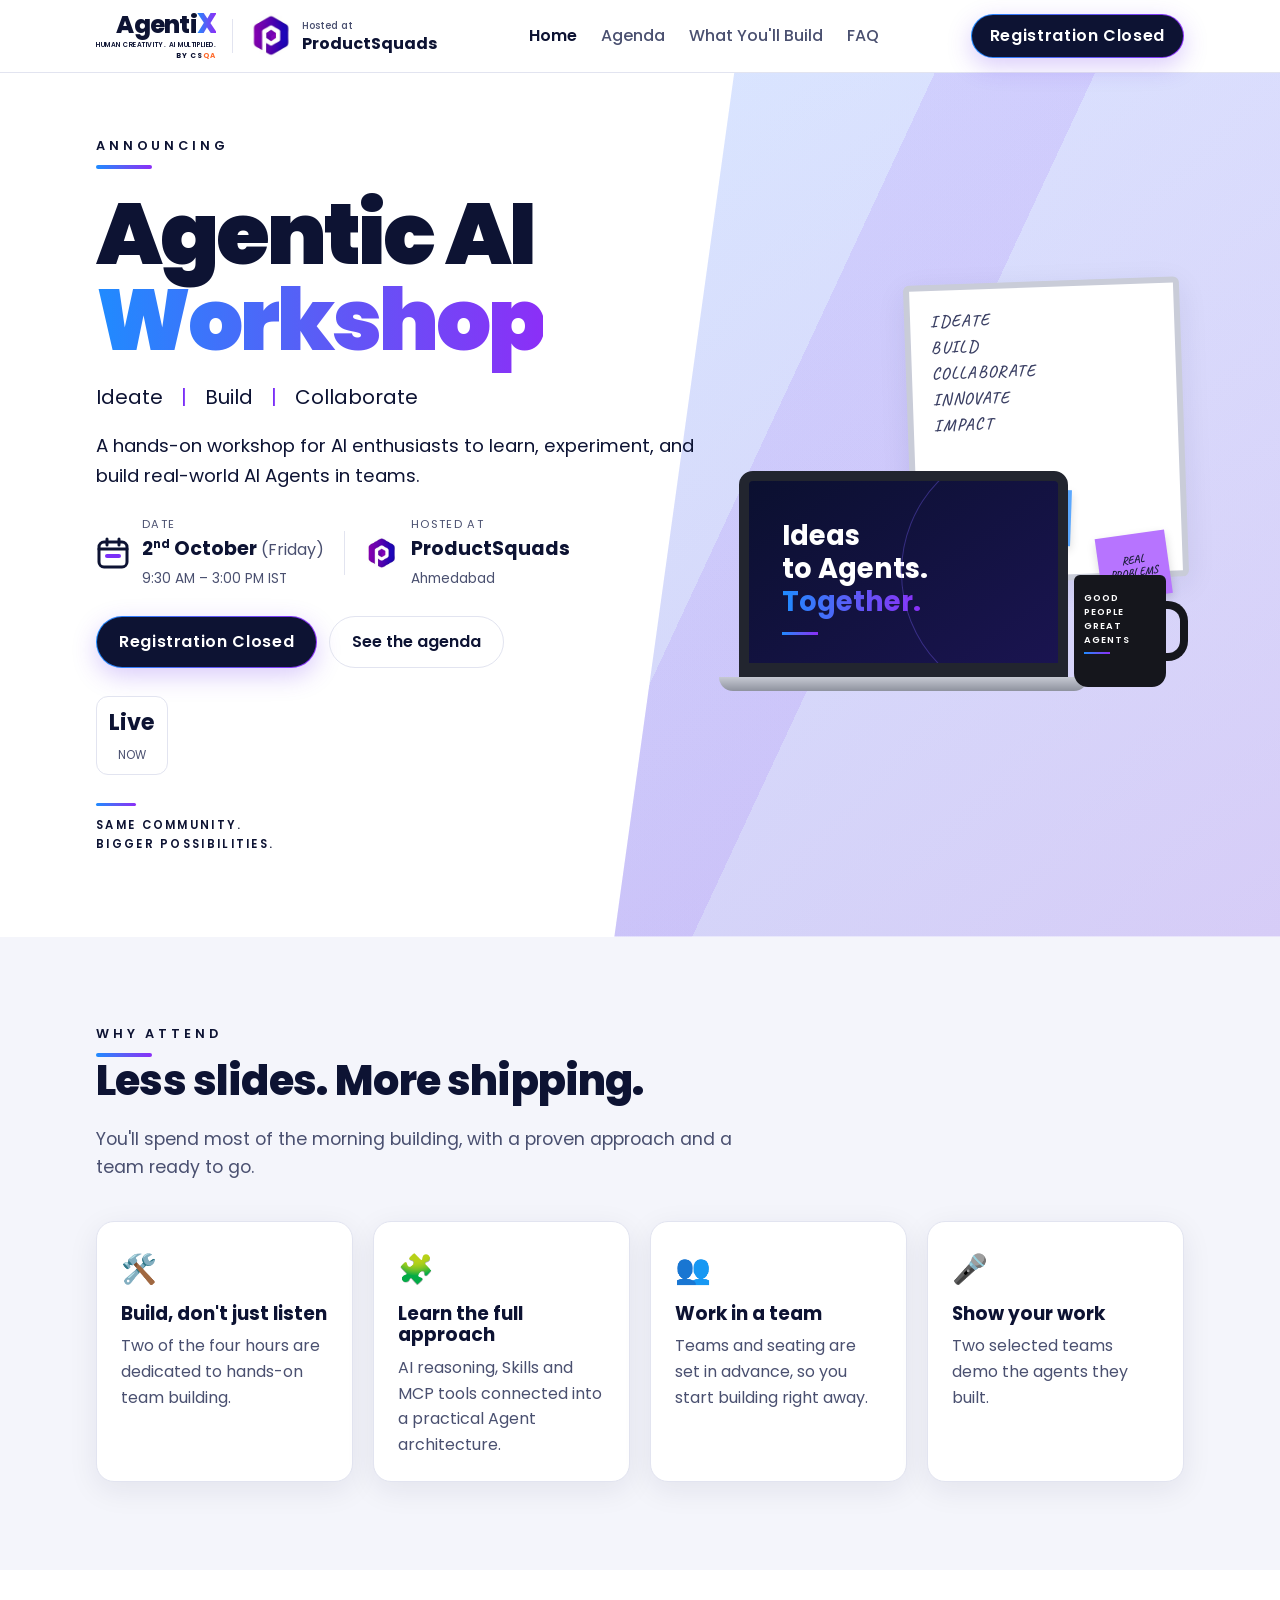
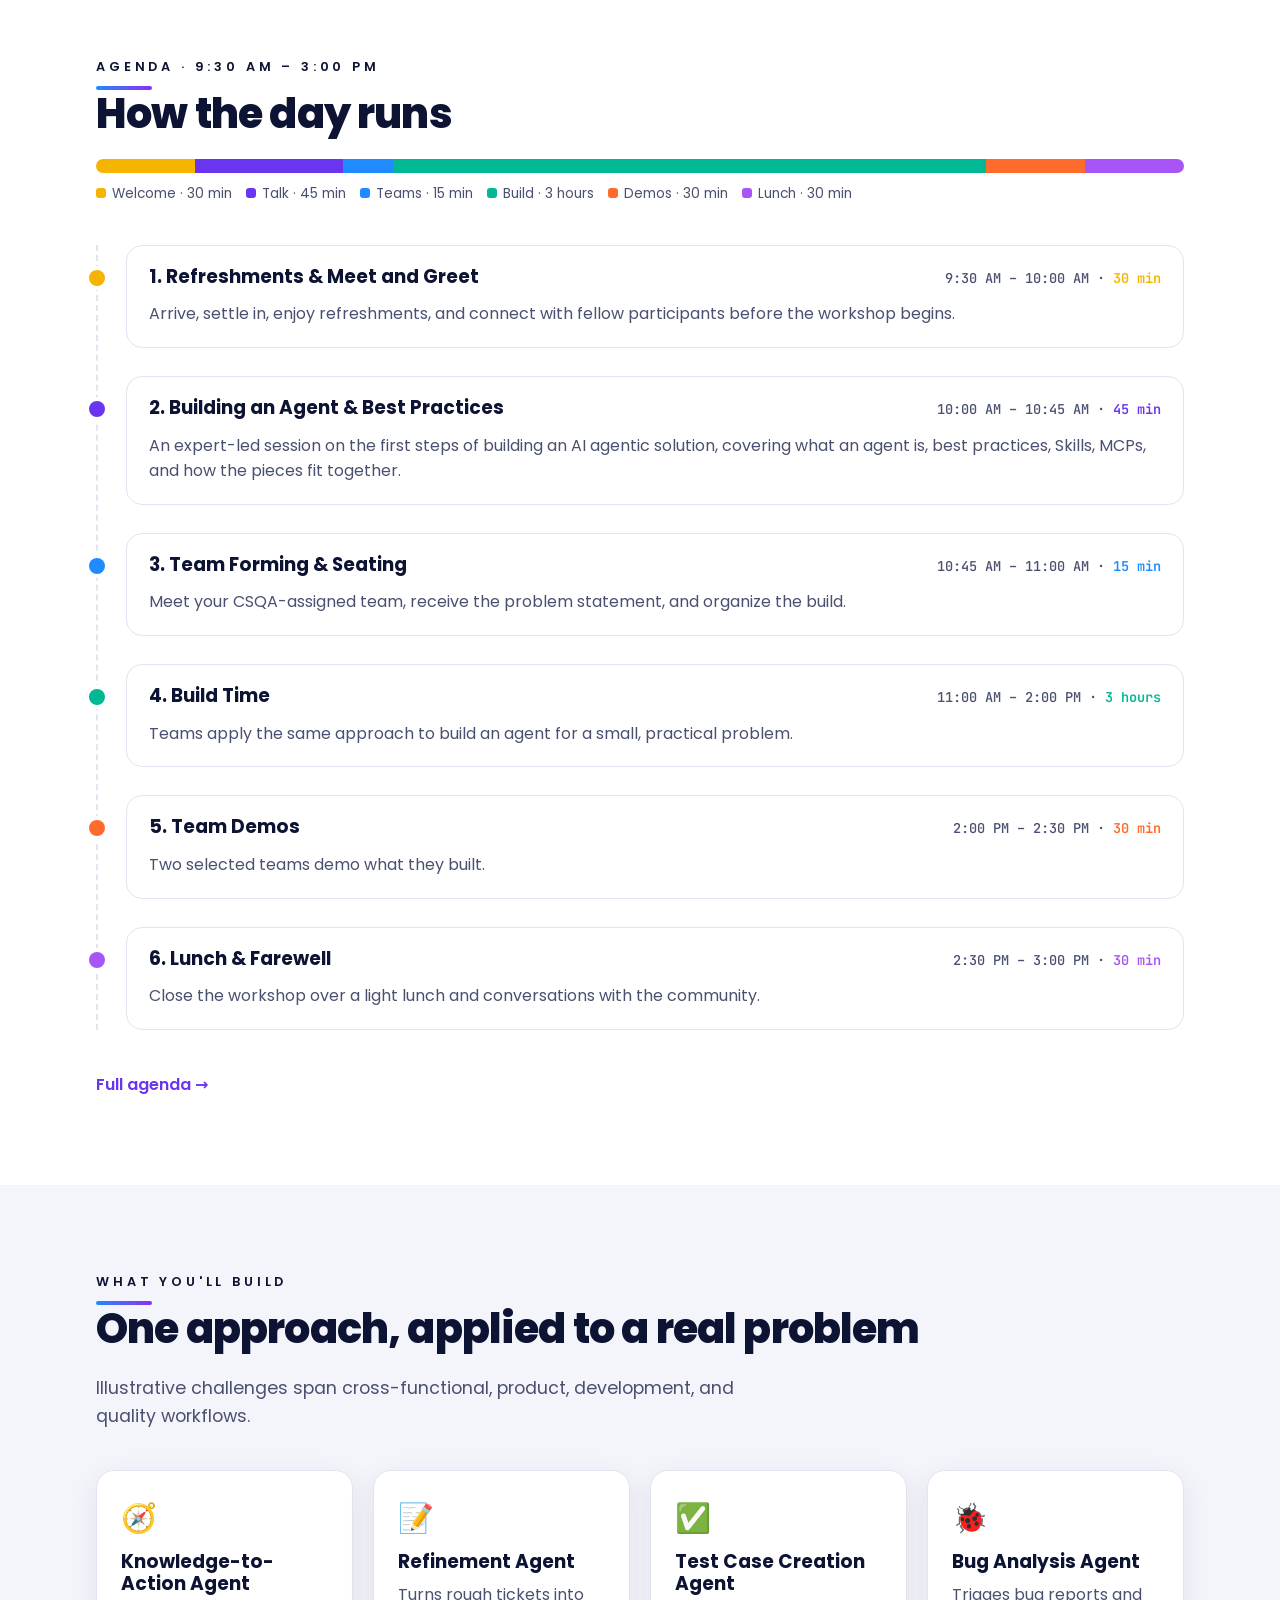
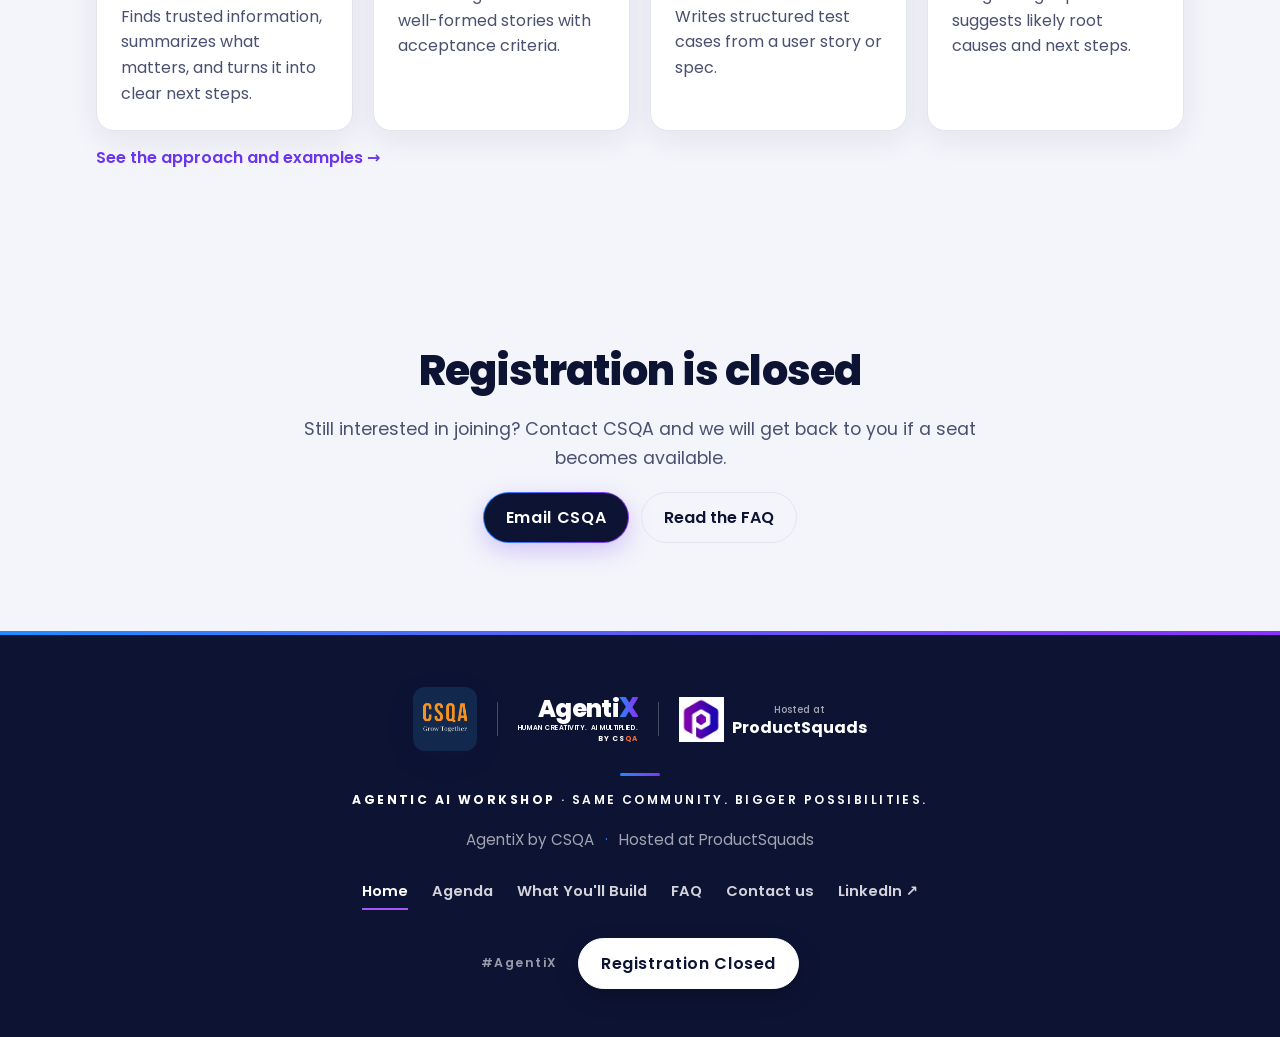
<file: index.html>
<!doctype html>
<html lang="en">
<head>
<meta charset="utf-8">
<meta name="viewport" content="width=device-width, initial-scale=1">
<title>Agentic AI Workshop · AgentiX</title>
<meta name="description" content="A half-day, build-first workshop: learn the foundations of AI Agents, then build one with your team using AI reasoning, Skills and MCP tools.">
<meta property="og:type" content="website">
<meta property="og:title" content="Agentic AI Workshop · AgentiX">
<meta property="og:description" content="A half-day, build-first workshop: learn the foundations of AI Agents, then build one with your team using AI reasoning, Skills and MCP tools.">
<meta property="og:image" content="https://YOUR-DOMAIN/og-image.png">
<meta property="og:url" content="https://YOUR-DOMAIN/">
<meta name="twitter:card" content="summary_large_image">
<link rel="icon" type="image/png" href="assets/logos/CSQA.png">
<link rel="preconnect" href="https://fonts.googleapis.com">
<link href="https://fonts.googleapis.com/css2?family=Poppins:wght@400;500;600;700;800;900&family=Caveat:wght@600;700&family=JetBrains+Mono:wght@500&display=swap" rel="stylesheet">
<link rel="stylesheet" href="assets/styles.css">
</head>
<body data-page="home">
<div id="nav"></div>

<header class="hero"><div class="wrap hero-grid">
  <div>
    <div class="eyebrow">Announcing</div>
    <h1>Agentic AI<br><span class="grad">Workshop</span></h1>
    <div class="pillars"><span>Ideate</span><span>Build</span><span>Collaborate</span></div>
    <p class="lead">A hands-on workshop for AI enthusiasts to learn, experiment, and build real-world AI Agents in teams.</p>
    <div class="meta">
      <div class="meta-item"><svg viewBox="0 0 34 34" aria-hidden="true"><rect x="3" y="6" width="28" height="25" rx="5" fill="none" stroke="#0d1333" stroke-width="3"/><path d="M3 13h28M11 3v6M23 3v6" stroke="#0d1333" stroke-width="3" stroke-linecap="round"/><rect x="9" y="18" width="16" height="4" rx="2" fill="#7b2ff7"/></svg>
        <div><small>Date</small><b>2<sup>nd</sup> October</b> <span style="color:var(--muted)">(Friday)</span><br><span style="font-size:.85rem;color:var(--muted)" data-cfg="timeLabel"></span></div></div>
      <span class="vr"></span>
      <div class="meta-item"><img class="ps-mark" src="assets/logos/productsquadss_logo.jpeg" alt="">
        <div><small>Hosted at</small><b>ProductSquads</b><br><span style="font-size:.85rem;color:var(--muted)">Ahmedabad</span></div></div>
    </div>
    <div class="cta"><a class="btn btn-primary" href="register.html" data-registration-label>Express Interest</a><a class="btn btn-ghost" href="agenda.html">See the agenda</a></div>
    <div class="countdown" id="countdown" aria-label="Time until the workshop"></div>
    <p class="tagline">Same community.<br>Bigger possibilities.</p>
  </div>
  <div class="scene" aria-hidden="true">
    <div class="board"><p>IDEATE<br>BUILD<br>COLLABORATE<br>INNOVATE<br>IMPACT</p>
      <div class="note-s n1">IDEAS</div><div class="note-s n2">AGENTS</div><div class="note-s n3">REAL PROBLEMS</div></div>
    <div class="laptop"><div class="screen"><h3>Ideas<br>to Agents.<br><span>Together.</span></h3><hr></div><div class="base"></div></div>
    <div class="mug">GOOD<br>PEOPLE<br>GREAT<br>AGENTS<i></i></div>
  </div>
</div></header>

<section class="alt"><div class="wrap reveal">
  <div class="eyebrow">Why attend</div>
  <h2>Less slides. More shipping.</h2>
  <p class="lead">You'll spend most of the morning building, with a proven approach and a team ready to go.</p>
  <div class="grid">
    <div class="card"><div class="ic">🛠️</div><h3>Build, don't just listen</h3><p>Two of the four hours are dedicated to hands-on team building.</p></div>
    <div class="card"><div class="ic">🧩</div><h3>Learn the full approach</h3><p>AI reasoning, Skills and MCP tools connected into a practical Agent architecture.</p></div>
    <div class="card"><div class="ic">👥</div><h3>Work in a team</h3><p>Teams and seating are set in advance, so you start building right away.</p></div>
    <div class="card"><div class="ic">🎤</div><h3>Show your work</h3><p>Two selected teams demo the agents they built.</p></div>
  </div>
</div></section>

<section><div class="wrap reveal">
  <div class="eyebrow">Agenda · 9:30 AM – 3:00 PM</div>
  <h2>How the day runs</h2>
  <div class="bar" id="bar" role="img" aria-label="Time split: 30 min welcome, 45 min expert session, 15 min teams, 3 hours build, 30 min demos, 30 min lunch"></div>
  <div class="legend" id="legend"></div>
  <div class="timeline" id="timeline" data-compact></div>
  <a class="more" href="agenda.html">Full agenda →</a>
</div></section>

<section class="alt"><div class="wrap reveal">
  <div class="eyebrow">What you'll build</div>
  <h2>One approach, applied to a real problem</h2>
  <p class="lead">Illustrative challenges span cross-functional, product, development, and quality workflows.</p>
  <div class="grid">
    <div class="card"><div class="ic">🧭</div><h3><a href="build.html#knowledge-action">Knowledge-to-Action Agent</a></h3><p>Finds trusted information, summarizes what matters, and turns it into clear next steps.</p></div>
    <div class="card"><div class="ic">📝</div><h3><a href="build.html#refinement">Refinement Agent</a></h3><p>Turns rough tickets into well-formed stories with acceptance criteria.</p></div>
    <div class="card"><div class="ic">✅</div><h3><a href="build.html#test-cases">Test Case Creation Agent</a></h3><p>Writes structured test cases from a user story or spec.</p></div>
    <div class="card"><div class="ic">🐞</div><h3><a href="build.html#bug-analysis">Bug Analysis Agent</a></h3><p>Triages bug reports and suggests likely root causes and next steps.</p></div>
  </div>
  <a class="more" href="build.html">See the approach and examples →</a>
</div></section>
<section class="alt"><div class="wrap reveal cta-band">
  <div data-registration-open>
    <h2>Interested in joining?</h2><p class="lead" style="margin:0 auto">Seats are limited. Express your interest to be considered for an invitation.</p>
    <div class="cta"><a class="btn btn-primary" href="register.html">Express Interest →</a><a class="btn btn-ghost" href="faq.html">Read the FAQ</a></div>
  </div>
  <div data-registration-closed hidden>
    <h2>Registration is closed</h2><p class="lead" style="margin:0 auto">Still interested in joining? Contact CSQA and we will get back to you if a seat becomes available.</p>
    <div class="cta"><a class="btn btn-primary" href="mailto:csqa.gujarat@gmail.com">Email CSQA</a><a class="btn btn-ghost" href="faq.html">Read the FAQ</a></div>
  </div>
</div></section>
<div id="footer"></div>
<script src="assets/config.js"></script>
<script src="assets/site.js"></script>
</body>
</html>
</file>
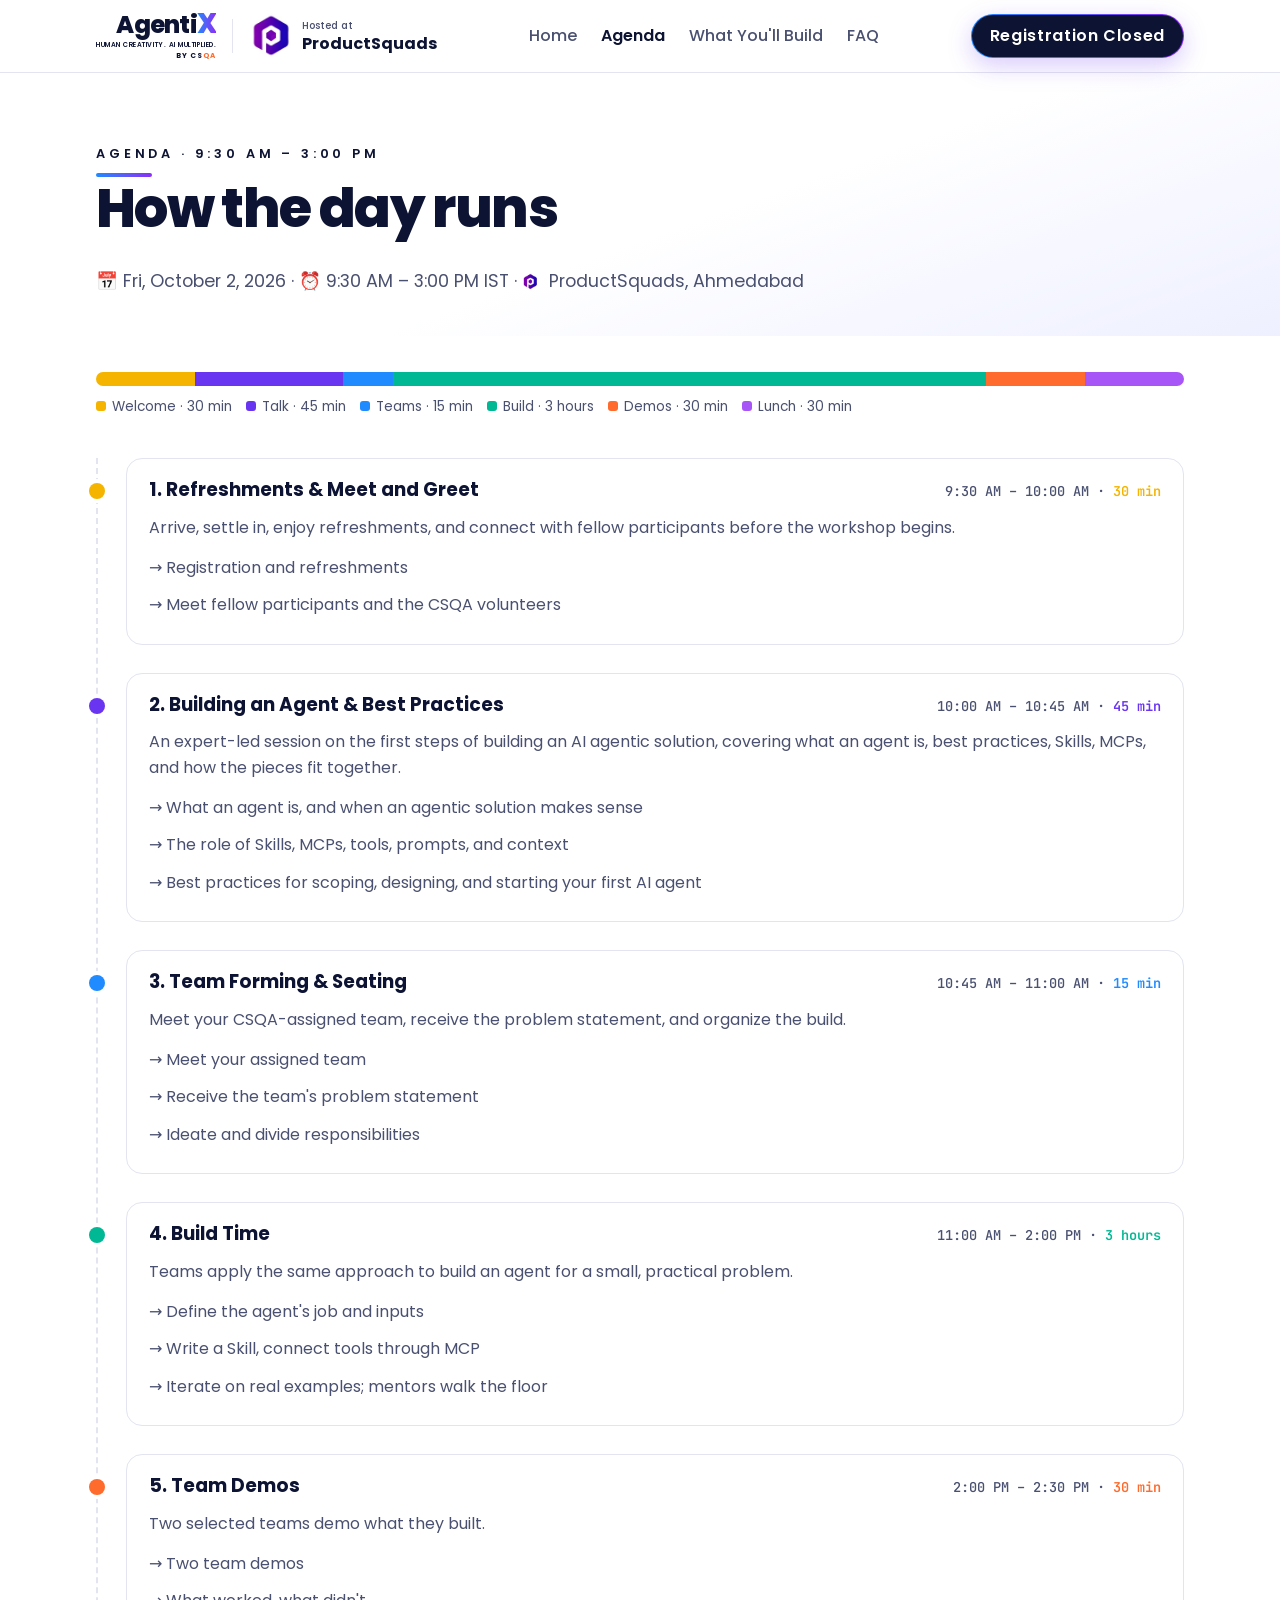
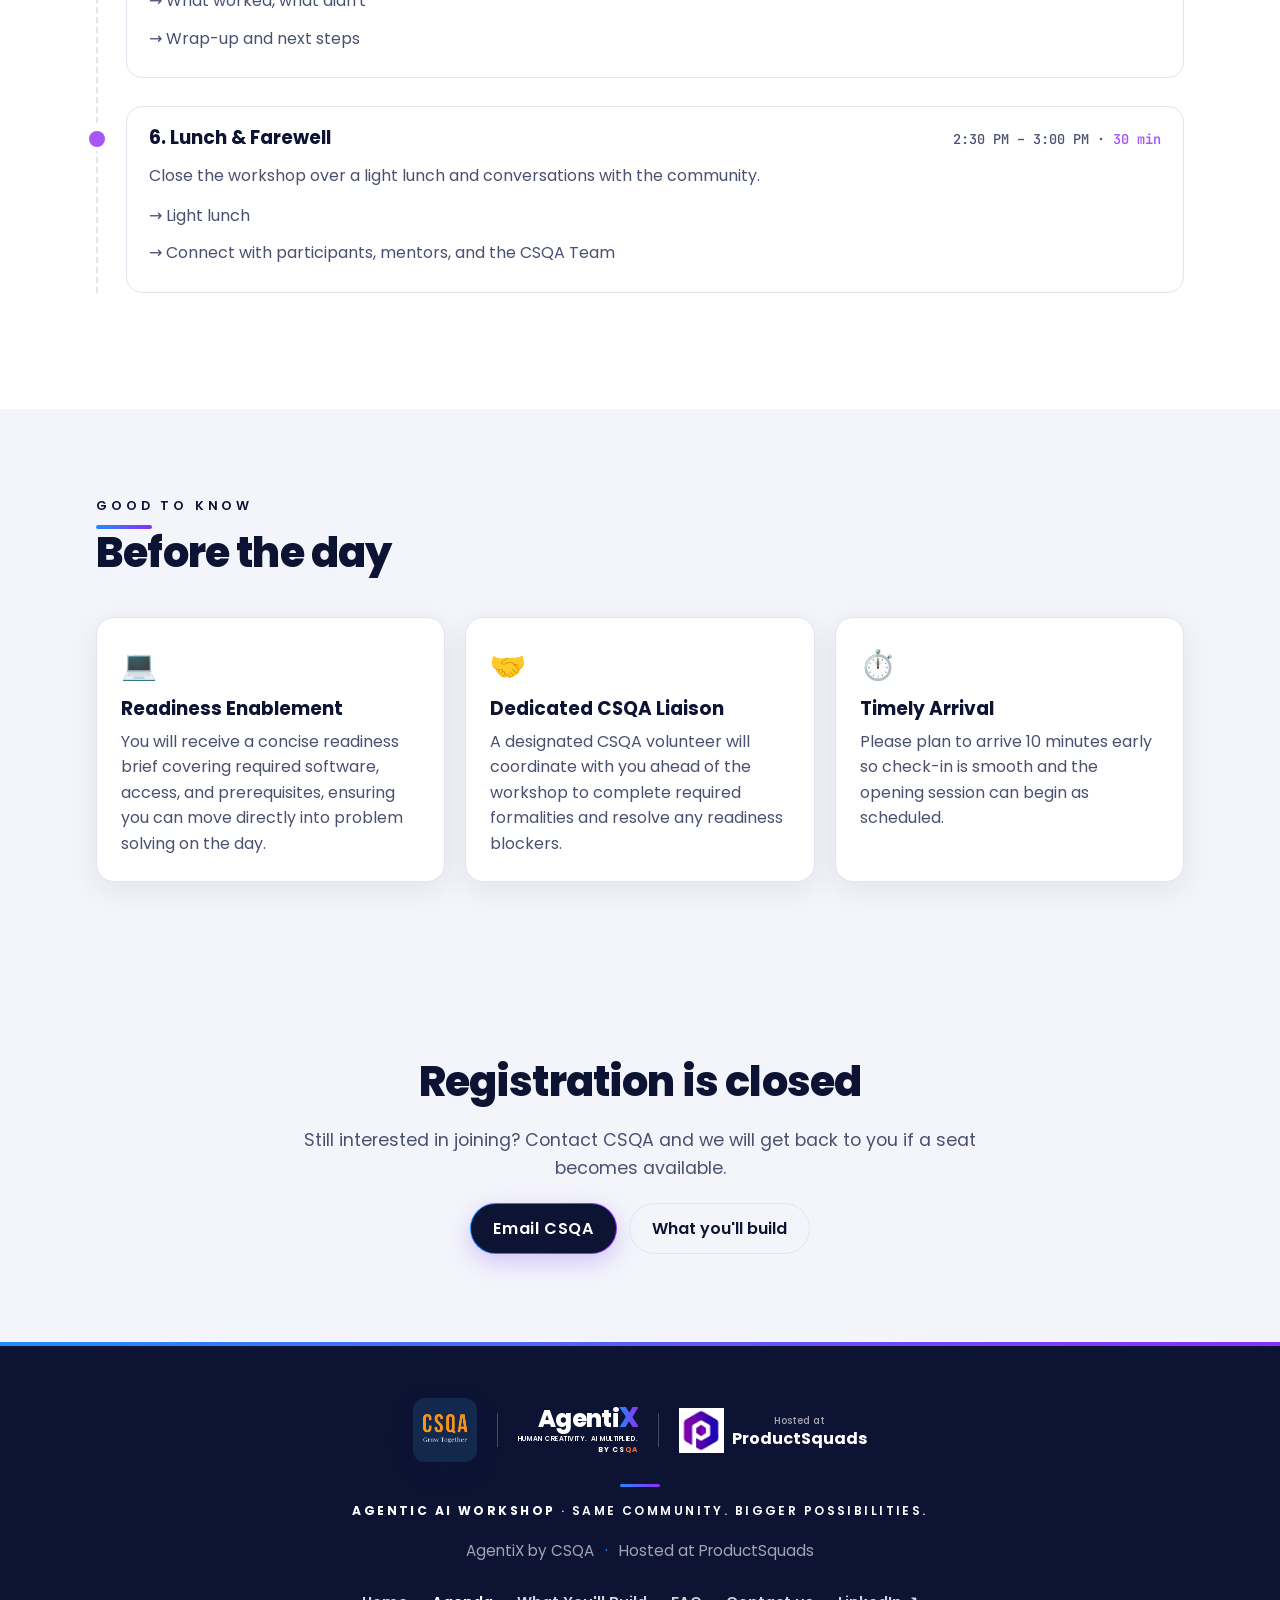
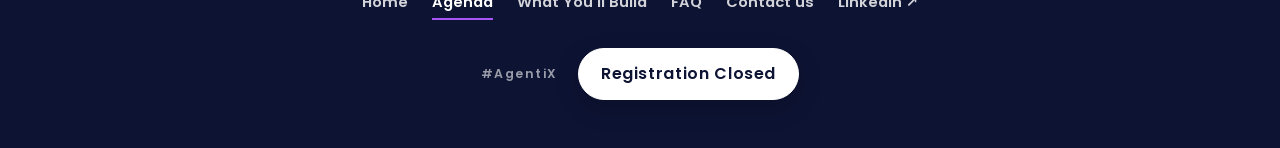
<file: agenda.html>
<!doctype html>
<html lang="en">
<head>
<meta charset="utf-8">
<meta name="viewport" content="width=device-width, initial-scale=1">
<title>Agenda · Agentic AI Workshop · AgentiX</title>
<meta name="description" content="The workshop agenda: refreshments and networking, an expert-led AI Agent session, assigned-team setup, three-hour build, team demos, and lunch.">
<meta property="og:type" content="website">
<meta property="og:title" content="Agenda · Agentic AI Workshop · AgentiX">
<meta property="og:description" content="The workshop agenda: refreshments and networking, an expert-led AI Agent session, assigned-team setup, three-hour build, team demos, and lunch.">
<meta property="og:image" content="https://YOUR-DOMAIN/og-image.png">
<meta property="og:url" content="https://YOUR-DOMAIN/agenda.html">
<meta name="twitter:card" content="summary_large_image">
<link rel="icon" type="image/png" href="assets/logos/CSQA.png">
<link rel="preconnect" href="https://fonts.googleapis.com">
<link href="https://fonts.googleapis.com/css2?family=Poppins:wght@400;500;600;700;800;900&family=Caveat:wght@600;700&family=JetBrains+Mono:wght@500&display=swap" rel="stylesheet">
<link rel="stylesheet" href="assets/styles.css">
</head>
<body data-page="agenda">
<div id="nav"></div>

<header class="page-head"><div class="wrap">
  <div class="eyebrow">Agenda · 9:30 AM – 3:00 PM</div>
  <h1>How the day runs</h1>
  <p class="lead agenda-meta">📅 <span data-cfg="dateLabel"></span> · ⏰ <span data-cfg="timeLabel"></span> · <img class="venue-mark" src="assets/logos/productsquadss_logo.jpeg" alt=""> <span class="nowrap" data-cfg="venue"></span></p>
</div></header>
<section style="padding-top:24px"><div class="wrap">
  <div class="bar" id="bar" role="img" aria-label="Time split: 30 min welcome, 45 min expert session, 15 min teams, 3 hours build, 30 min demos, 30 min lunch"></div>
  <div class="legend" id="legend"></div>
  <div class="timeline" id="timeline"></div>
</div></section>
<section class="alt"><div class="wrap reveal">
  <div class="eyebrow">Good to know</div>
  <h2>Before the day</h2>
  <div class="grid">
    <div class="card"><div class="ic">💻</div><h3>Readiness Enablement</h3><p>You will receive a concise readiness brief covering required software, access, and prerequisites, ensuring you can move directly into problem solving on the day.</p></div>
    <div class="card"><div class="ic">🤝</div><h3>Dedicated CSQA Liaison</h3><p>A designated CSQA volunteer will coordinate with you ahead of the workshop to complete required formalities and resolve any readiness blockers.</p></div>
    <div class="card"><div class="ic">⏱️</div><h3>Timely Arrival</h3><p>Please plan to arrive 10 minutes early so check-in is smooth and the opening session can begin as scheduled.</p></div>
  </div>
</div></section>
<section class="alt"><div class="wrap reveal cta-band">
  <div data-registration-open>
    <h2>Interested in joining?</h2><p class="lead" style="margin:0 auto">Express your interest to be considered for an invitation.</p>
    <div class="cta"><a class="btn btn-primary" href="register.html">Express Interest →</a><a class="btn btn-ghost" href="build.html">What you'll build</a></div>
  </div>
  <div data-registration-closed hidden>
    <h2>Registration is closed</h2><p class="lead" style="margin:0 auto">Still interested in joining? Contact CSQA and we will get back to you if a seat becomes available.</p>
    <div class="cta"><a class="btn btn-primary" href="mailto:csqa.gujarat@gmail.com">Email CSQA</a><a class="btn btn-ghost" href="build.html">What you'll build</a></div>
  </div>
</div></section>
<div id="footer"></div>
<script src="assets/config.js"></script>
<script src="assets/site.js"></script>
</body>
</html>
</file>
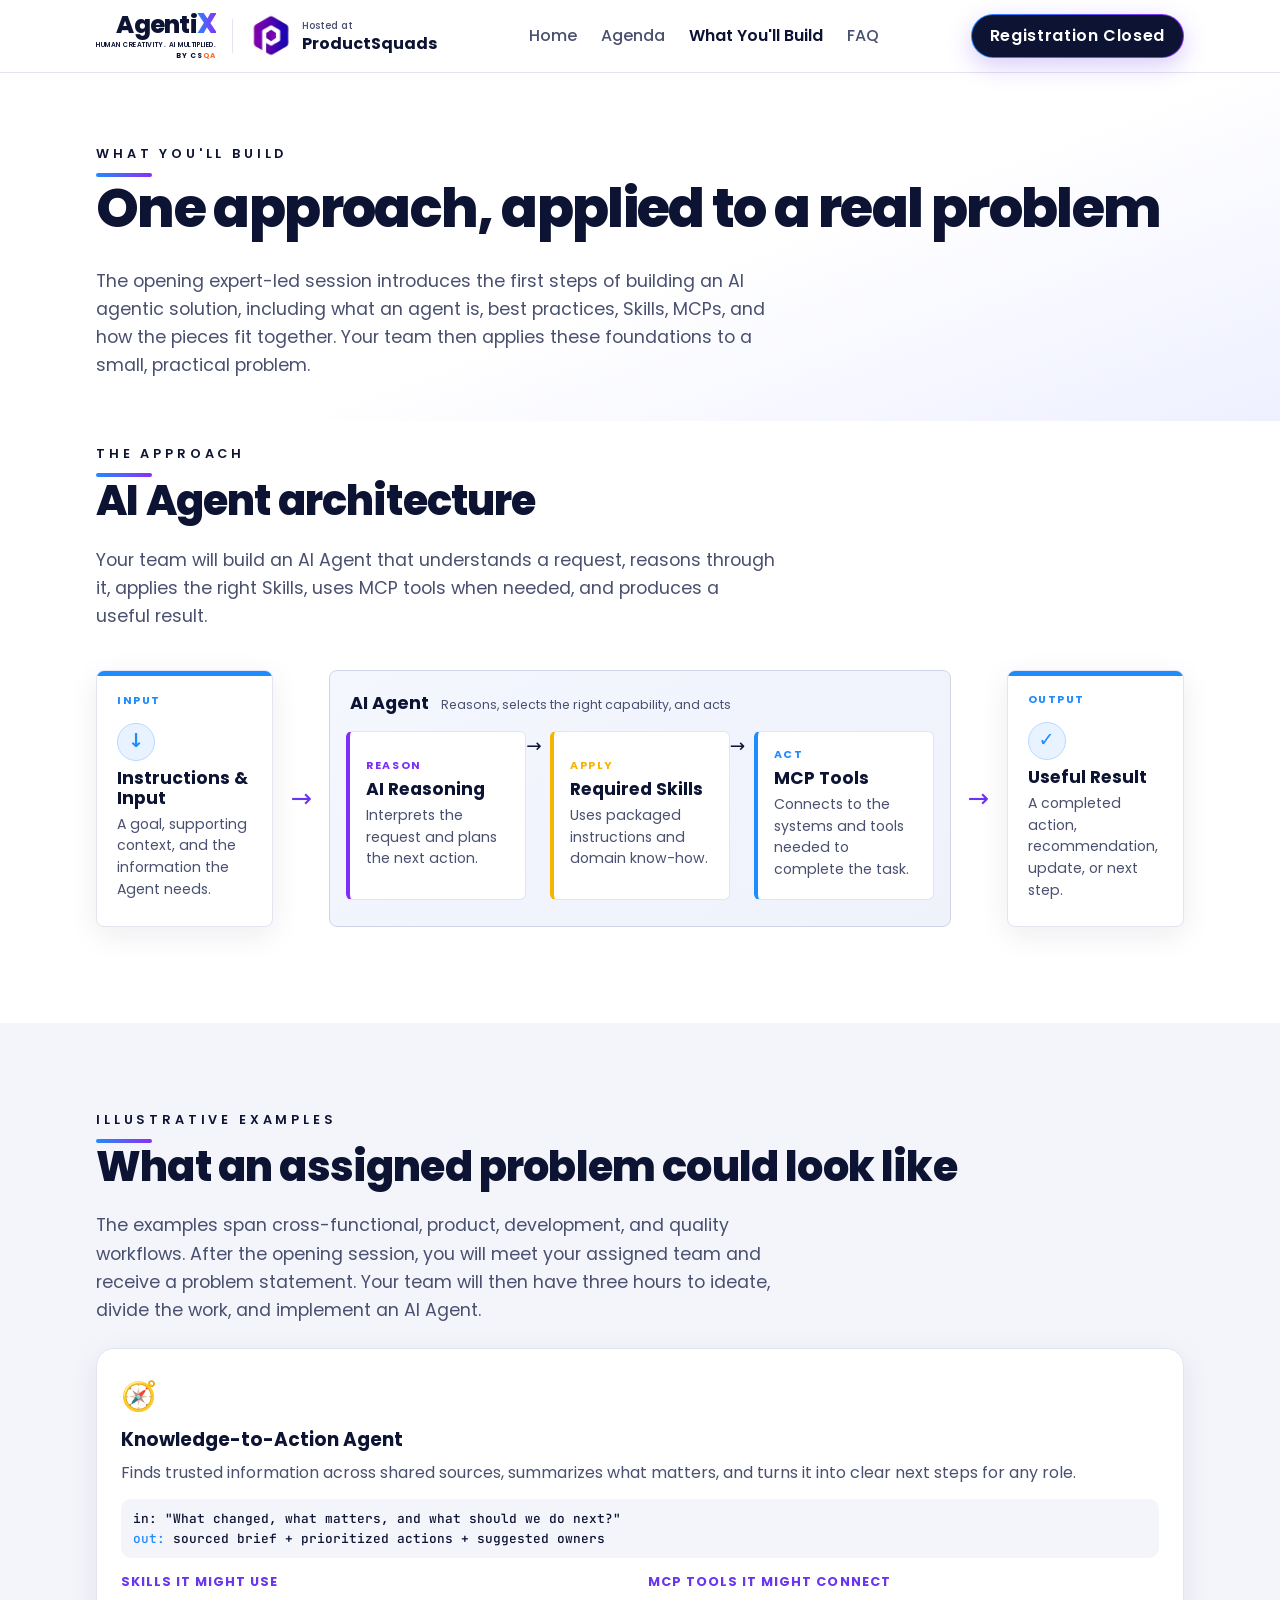
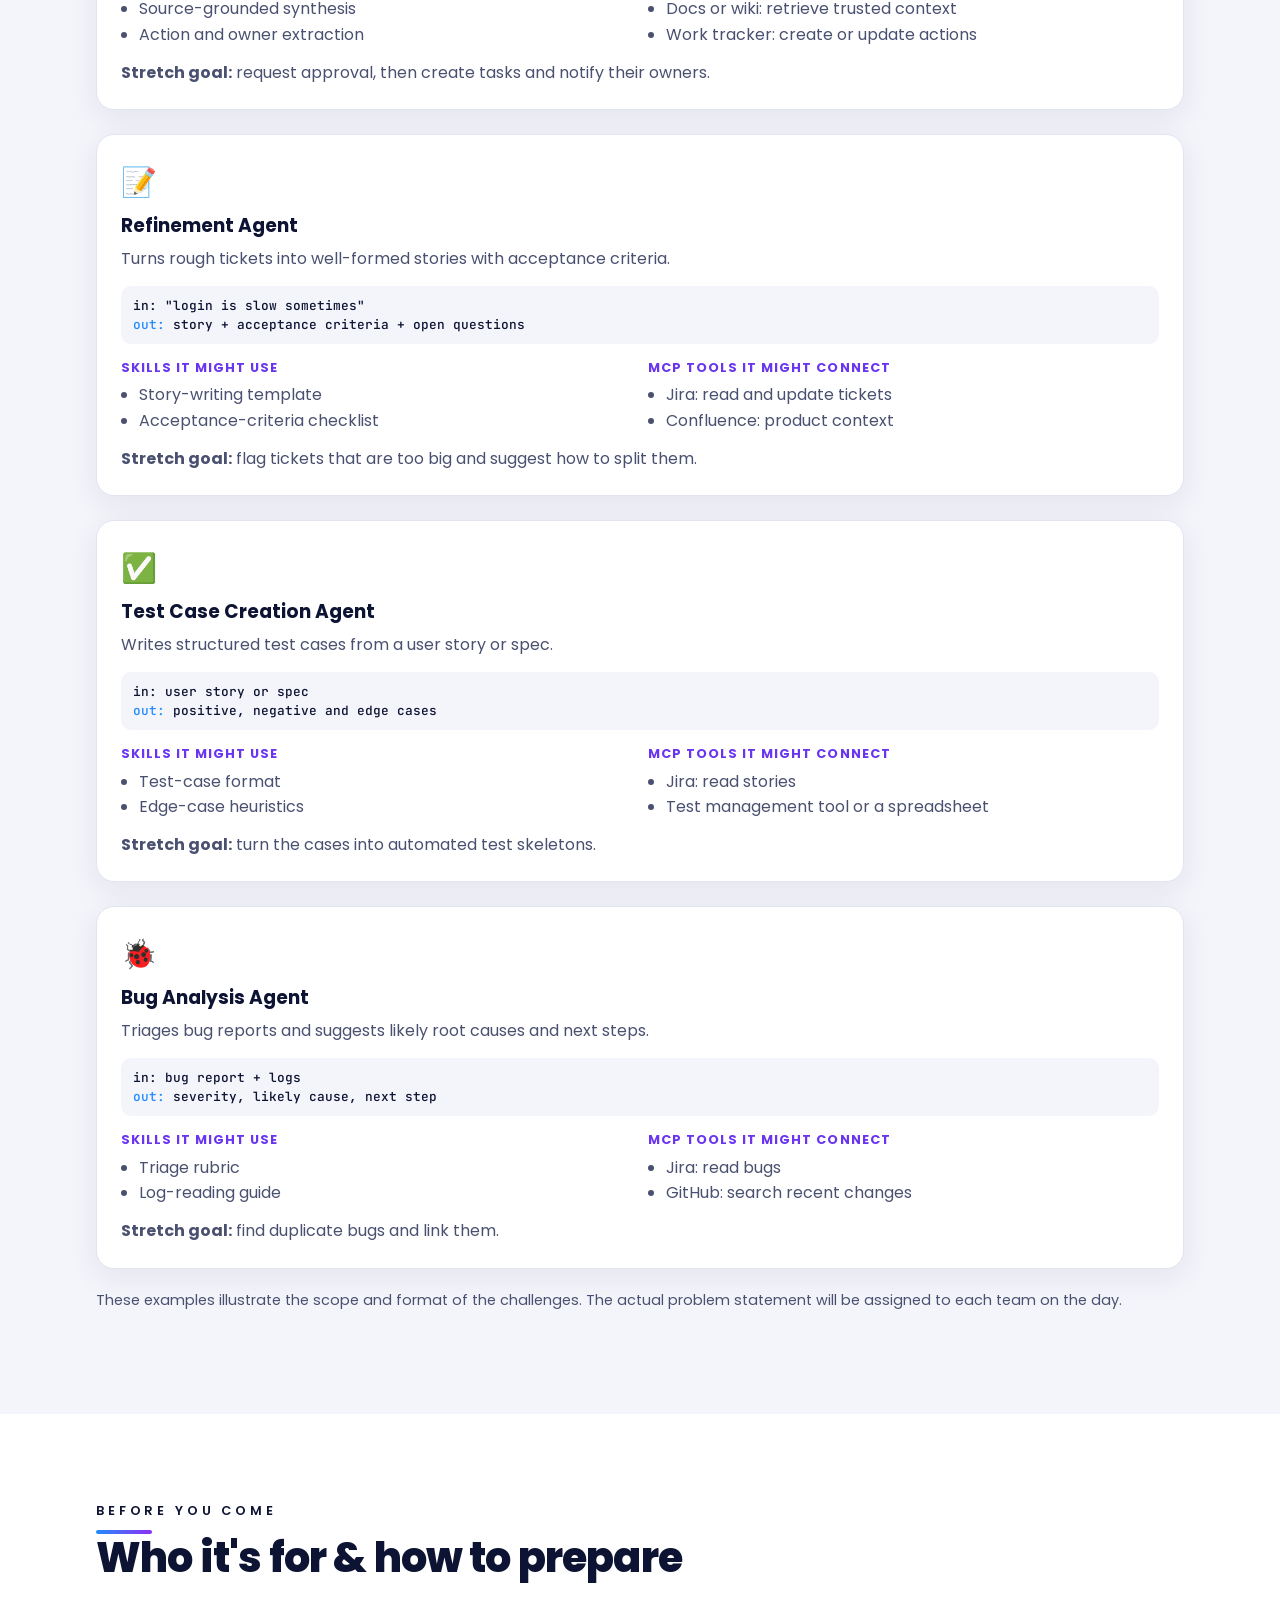
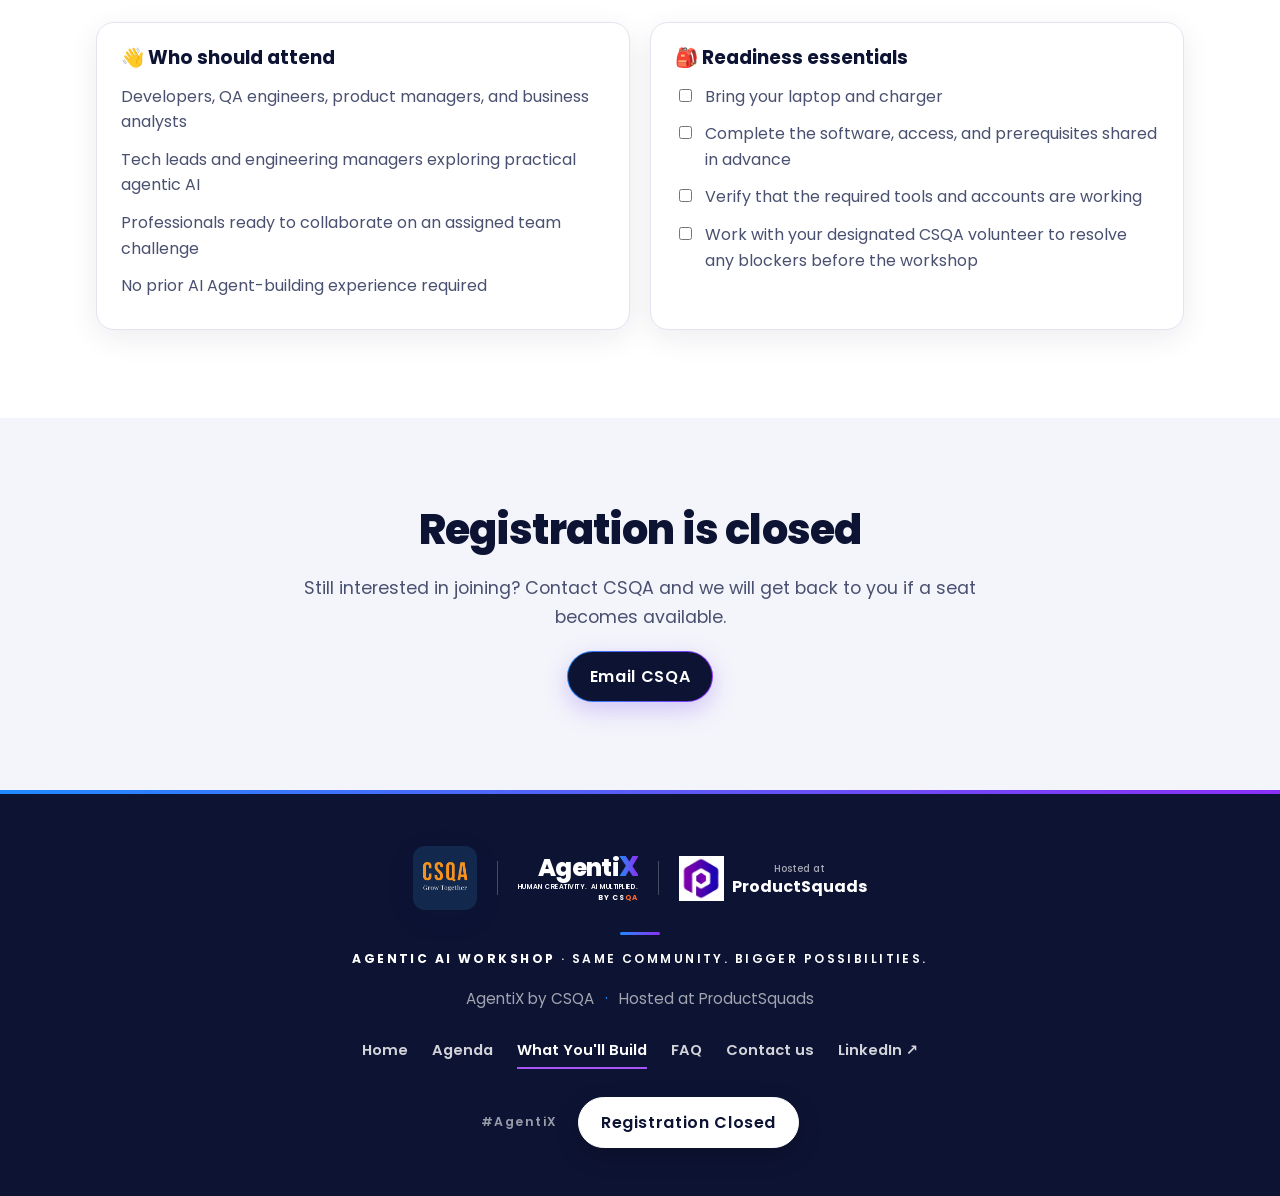
<file: build.html>
<!doctype html>
<html lang="en">
<head>
<meta charset="utf-8">
<meta name="viewport" content="width=device-width, initial-scale=1">
<title>What You'll Build · Agentic AI Workshop · AgentiX</title>
<meta name="description" content="A practical AI Agent architecture using AI reasoning, Skills and MCP tools, plus example agents teams can build.">
<meta property="og:type" content="website">
<meta property="og:title" content="What You'll Build · Agentic AI Workshop · AgentiX">
<meta property="og:description" content="A practical AI Agent architecture using AI reasoning, Skills and MCP tools, plus example agents teams can build.">
<meta property="og:image" content="https://YOUR-DOMAIN/og-image.png">
<meta property="og:url" content="https://YOUR-DOMAIN/build.html">
<meta name="twitter:card" content="summary_large_image">
<link rel="icon" type="image/png" href="assets/logos/CSQA.png">
<link rel="preconnect" href="https://fonts.googleapis.com">
<link href="https://fonts.googleapis.com/css2?family=Poppins:wght@400;500;600;700;800;900&family=Caveat:wght@600;700&family=JetBrains+Mono:wght@500&display=swap" rel="stylesheet">
<link rel="stylesheet" href="assets/styles.css">
</head>
<body data-page="build">
<div id="nav"></div>

<header class="page-head"><div class="wrap">
  <div class="eyebrow">What you'll build</div>
  <h1>One approach, applied to a real problem</h1>
  <p class="lead">The opening expert-led session introduces the first steps of building an AI agentic solution, including what an agent is, best practices, Skills, MCPs, and how the pieces fit together. Your team then applies these foundations to a small, practical problem.</p>
</div></header>
<section style="padding-top:24px"><div class="wrap">
  <div class="eyebrow">The approach</div>
  <h2>AI Agent architecture</h2>
  <p class="lead">Your team will build an AI Agent that understands a request, reasons through it, applies the right Skills, uses MCP tools when needed, and produces a useful result.</p>
  <div class="agent-map" role="img" aria-label="Instructions and input flow into an AI Agent. The Agent uses AI reasoning, calls required Skills, triggers necessary MCP tools, and produces an output.">
    <div class="arch-node arch-input">
      <span class="arch-tag">Input</span>
      <span class="arch-symbol" aria-hidden="true">↓</span>
      <h3>Instructions &amp; Input</h3>
      <p>A goal, supporting context, and the information the Agent needs.</p>
    </div>
    <div class="arch-link" aria-hidden="true"><span>→</span></div>
    <div class="agent-shell">
      <div class="agent-shell-head"><strong>AI Agent</strong><span>Reasons, selects the right capability, and acts</span></div>
      <div class="agent-pipeline">
        <div class="agent-component comp-reasoning">
          <span class="arch-tag">Reason</span>
          <h3>AI Reasoning</h3>
          <p>Interprets the request and plans the next action.</p>
        </div>
        <div class="agent-link agent-link-inner" aria-hidden="true"><span>→</span></div>
        <div class="agent-component comp-skills">
          <span class="arch-tag">Apply</span>
          <h3>Required Skills</h3>
          <p>Uses packaged instructions and domain know-how.</p>
        </div>
        <div class="agent-link agent-link-inner" aria-hidden="true"><span>→</span></div>
        <div class="agent-component comp-tools">
          <span class="arch-tag">Act</span>
          <h3>MCP Tools</h3>
          <p>Connects to the systems and tools needed to complete the task.</p>
        </div>
      </div>
    </div>
    <div class="arch-link" aria-hidden="true"><span>→</span></div>
    <div class="arch-node arch-output">
      <span class="arch-tag">Output</span>
      <span class="arch-symbol" aria-hidden="true">✓</span>
      <h3>Useful Result</h3>
      <p>A completed action, recommendation, update, or next step.</p>
    </div>
  </div>
</div></section>
<section class="alt"><div class="wrap reveal">
  <div class="eyebrow">Illustrative examples</div>
  <h2>What an assigned problem could look like</h2>
  <p class="lead">The examples span cross-functional, product, development, and quality workflows. After the opening session, you will meet your assigned team and receive a problem statement. Your team will then have three hours to ideate, divide the work, and implement an AI Agent.</p>
<div class="card usecase" id="knowledge-action"><div class="ic">🧭</div><h3>Knowledge-to-Action Agent</h3><p>Finds trusted information across shared sources, summarizes what matters, and turns it into clear next steps for any role.</p>
  <div class="io">in: "What changed, what matters, and what should we do next?"<br><em>out:</em> sourced brief + prioritized actions + suggested owners</div>
  <div class="detail">
    <div><h4>Skills it might use</h4><ul><li>Source-grounded synthesis</li><li>Action and owner extraction</li></ul></div>
    <div><h4>MCP tools it might connect</h4><ul><li>Docs or wiki: retrieve trusted context</li><li>Work tracker: create or update actions</li></ul></div>
  </div>
  <p style="margin-top:12px"><b>Stretch goal:</b> request approval, then create tasks and notify their owners.</p>
  </div><div class="card usecase" id="refinement"><div class="ic">📝</div><h3>Refinement Agent</h3><p>Turns rough tickets into well-formed stories with acceptance criteria.</p>
  <div class="io">in: "login is slow sometimes"<br><em>out:</em> story + acceptance criteria + open questions</div>
  <div class="detail">
    <div><h4>Skills it might use</h4><ul><li>Story-writing template</li><li>Acceptance-criteria checklist</li></ul></div>
    <div><h4>MCP tools it might connect</h4><ul><li>Jira: read and update tickets</li><li>Confluence: product context</li></ul></div>
  </div>
  <p style="margin-top:12px"><b>Stretch goal:</b> flag tickets that are too big and suggest how to split them.</p>
  </div><div class="card usecase" id="test-cases"><div class="ic">✅</div><h3>Test Case Creation Agent</h3><p>Writes structured test cases from a user story or spec.</p>
  <div class="io">in: user story or spec<br><em>out:</em> positive, negative and edge cases</div>
  <div class="detail">
    <div><h4>Skills it might use</h4><ul><li>Test-case format</li><li>Edge-case heuristics</li></ul></div>
    <div><h4>MCP tools it might connect</h4><ul><li>Jira: read stories</li><li>Test management tool or a spreadsheet</li></ul></div>
  </div>
  <p style="margin-top:12px"><b>Stretch goal:</b> turn the cases into automated test skeletons.</p>
  </div><div class="card usecase" id="bug-analysis"><div class="ic">🐞</div><h3>Bug Analysis Agent</h3><p>Triages bug reports and suggests likely root causes and next steps.</p>
  <div class="io">in: bug report + logs<br><em>out:</em> severity, likely cause, next step</div>
  <div class="detail">
    <div><h4>Skills it might use</h4><ul><li>Triage rubric</li><li>Log-reading guide</li></ul></div>
    <div><h4>MCP tools it might connect</h4><ul><li>Jira: read bugs</li><li>GitHub: search recent changes</li></ul></div>
  </div>
  <p style="margin-top:12px"><b>Stretch goal:</b> find duplicate bugs and link them.</p>
  </div>
  <p class="note">These examples illustrate the scope and format of the challenges. The actual problem statement will be assigned to each team on the day.</p>
</div></section>
<section><div class="wrap reveal">
  <div class="eyebrow">Before you come</div>
  <h2>Who it's for &amp; how to prepare</h2>
  <div class="two">
    <div class="card"><h3>👋 Who should attend</h3><ul class="clean"><li>Developers, QA engineers, product managers, and business analysts</li><li>Tech leads and engineering managers exploring practical agentic AI</li><li>Professionals ready to collaborate on an assigned team challenge</li><li>No prior AI Agent-building experience required</li></ul></div>
    <div class="card"><h3>🎒 Readiness essentials</h3><ul class="clean prep-list">
      <li><label class="check"><input type="checkbox"> <span>Bring your laptop and charger</span></label></li>
      <li><label class="check"><input type="checkbox"> <span>Complete the software, access, and prerequisites shared in advance</span></label></li>
      <li><label class="check"><input type="checkbox"> <span>Verify that the required tools and accounts are working</span></label></li>
      <li><label class="check"><input type="checkbox"> <span>Work with your designated CSQA volunteer to resolve any blockers before the workshop</span></label></li>
    </ul></div>
  </div>
</div></section>
<section class="alt"><div class="wrap reveal cta-band">
  <div data-registration-open>
    <h2>Interested in the team build?</h2><p class="lead" style="margin:0 auto">Express your interest to be considered for an invitation to the three-hour AI Agent build.</p>
    <div class="cta"><a class="btn btn-primary" href="register.html">Express Interest →</a></div>
  </div>
  <div data-registration-closed hidden>
    <h2>Registration is closed</h2><p class="lead" style="margin:0 auto">Still interested in joining? Contact CSQA and we will get back to you if a seat becomes available.</p>
    <div class="cta"><a class="btn btn-primary" href="mailto:csqa.gujarat@gmail.com">Email CSQA</a></div>
  </div>
</div></section>
<div id="footer"></div>
<script src="assets/config.js"></script>
<script src="assets/site.js"></script>
</body>
</html>
</file>
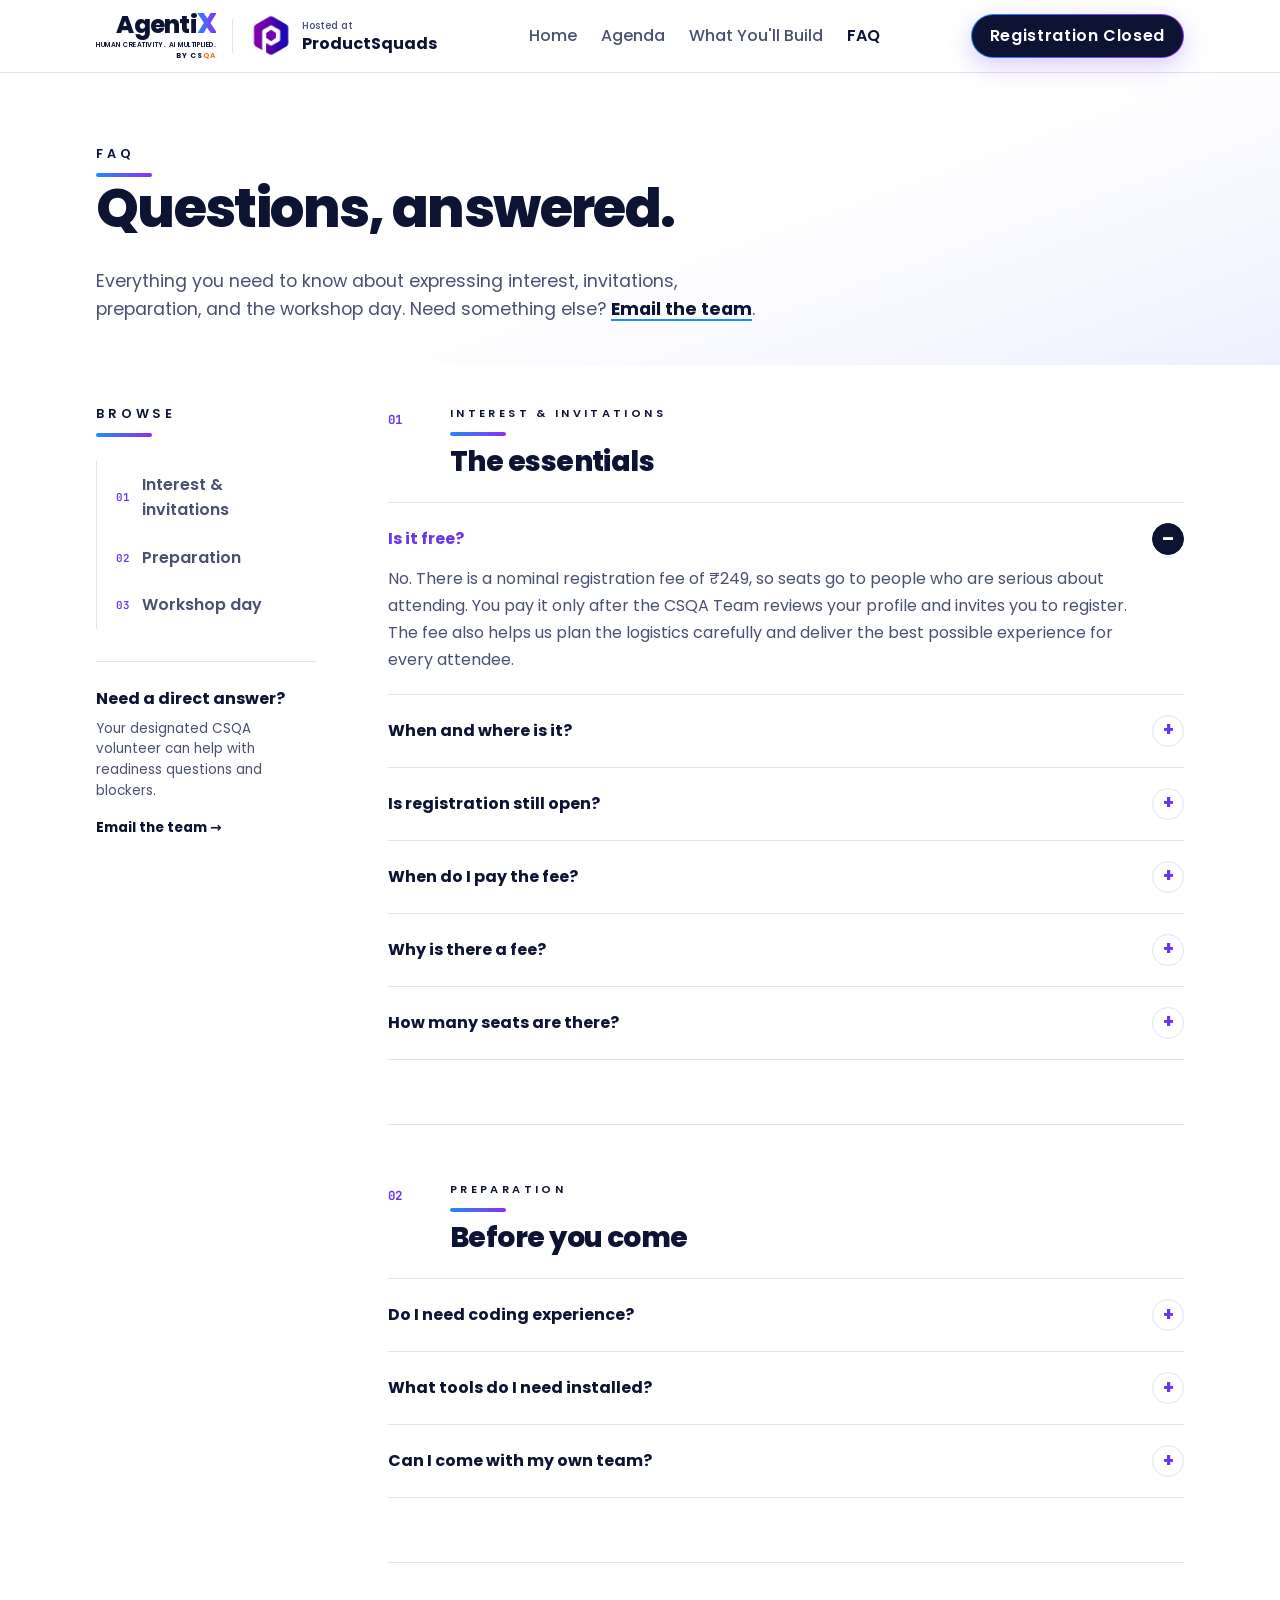
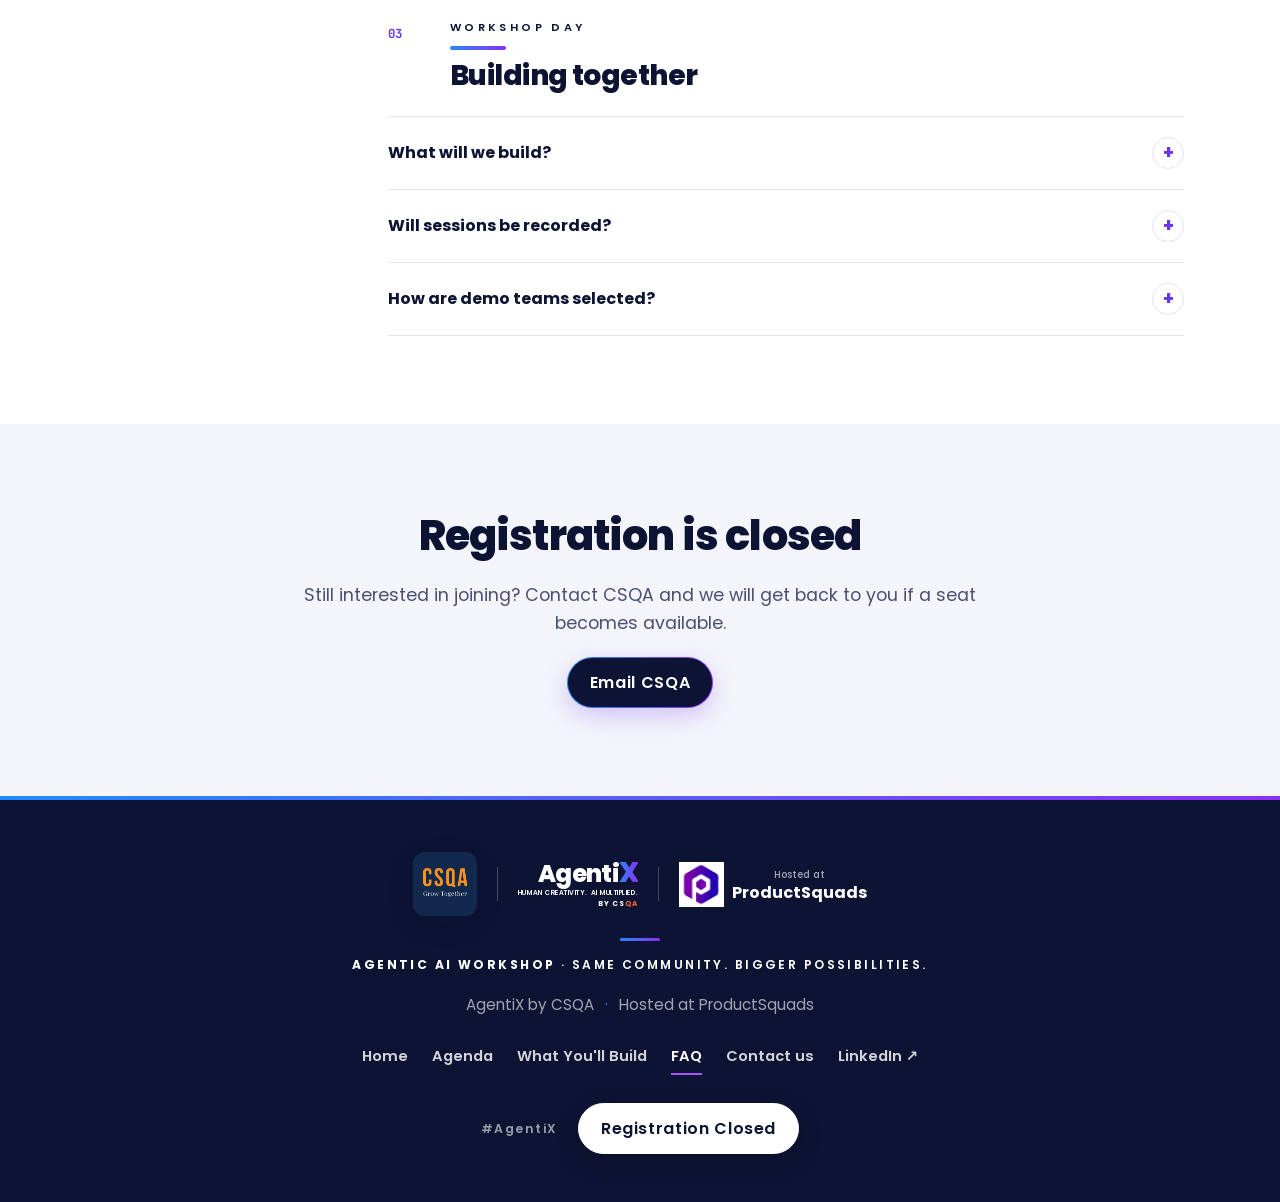
<file: faq.html>
<!doctype html>
<html lang="en">
<head>
<meta charset="utf-8">
<meta name="viewport" content="width=device-width, initial-scale=1">
<title>FAQ · Agentic AI Workshop · AgentiX</title>
<meta name="description" content="Answers about expressing interest, invitations, preparation, teams, tools and demos for the AI Agent workshop.">
<meta property="og:type" content="website">
<meta property="og:title" content="FAQ · Agentic AI Workshop · AgentiX">
<meta property="og:description" content="Answers about expressing interest, invitations, preparation, teams, tools and demos for the AI Agent workshop.">
<meta property="og:image" content="https://YOUR-DOMAIN/og-image.png">
<meta property="og:url" content="https://YOUR-DOMAIN/faq.html">
<meta name="twitter:card" content="summary_large_image">
<link rel="icon" type="image/png" href="assets/logos/CSQA.png">
<link rel="preconnect" href="https://fonts.googleapis.com">
<link href="https://fonts.googleapis.com/css2?family=Poppins:wght@400;500;600;700;800;900&family=Caveat:wght@600;700&family=JetBrains+Mono:wght@500&display=swap" rel="stylesheet">
<link rel="stylesheet" href="assets/styles.css">
</head>
<body data-page="faq">
<div id="nav"></div>

<header class="page-head faq-head"><div class="wrap">
  <div class="eyebrow">FAQ</div>
  <h1>Questions, answered.</h1>
  <p class="lead">Everything you need to know about expressing interest, invitations, preparation, and the workshop day. Need something else? <a data-mail>Email the team</a>.</p>
</div></header>
<section class="faq-page"><div class="wrap faq-layout">
  <aside class="faq-rail">
    <div class="eyebrow">Browse</div>
    <div class="faq-nav" role="navigation" aria-label="FAQ categories">
      <a href="#registration"><span>01</span>Interest &amp; invitations</a>
      <a href="#preparation"><span>02</span>Preparation</a>
      <a href="#workshop-day"><span>03</span>Workshop day</a>
    </div>
    <div class="faq-help"><strong>Need a direct answer?</strong><p>Your designated CSQA volunteer can help with readiness questions and blockers.</p><a data-mail>Email the team →</a></div>
  </aside>
  <div class="faq-main">
    <section class="faq-group" id="registration">
      <div class="faq-group-head"><span>01</span><div><div class="eyebrow">Interest &amp; invitations</div><h2>The essentials</h2></div></div>
      <details open><summary>Is it free?</summary><p data-cfg="cost"></p></details>
      <details><summary>When and where is it?</summary><p><span data-cfg="dateLabel"></span>, <span data-cfg="timeLabel"></span>, at <span data-cfg="venue"></span>.</p></details>
      <details data-registration-open><summary>How does the expression of interest process work?</summary><p>Submit your interest on the website. The CSQA Team reviews every profile and invites selected participants to register. If invited, you complete the payment and then receive your ticket and setup details.</p></details>
      <details data-registration-closed hidden><summary>Is registration still open?</summary><p>The registration window is now closed. If you are still interested in joining, email <a data-mail>csqa.gujarat@gmail.com</a>. The CSQA Team will contact you if a seat becomes available.</p></details>
      <details><summary>When do I pay the fee?</summary><p>Only after the CSQA Team selects your profile and invites you to register. Nothing is charged when you submit your interest.</p></details>
      <details><summary>Why is there a fee?</summary><p>The nominal fee helps confirm committed attendance, plan the event logistics responsibly, and deliver the best possible workshop experience for every attendee.</p></details>
      <details><summary>How many seats are there?</summary><p>We are planning for 50–75 participants. Capacity may increase only if the arrangements allow us to maintain a high-quality experience. <span data-registration-open>Expressions of interest are currently open.</span><span data-registration-closed hidden>Registration is currently closed.</span></p></details>
    </section>
    <section class="faq-group" id="preparation">
      <div class="faq-group-head"><span>02</span><div><div class="eyebrow">Preparation</div><h2>Before you come</h2></div></div>
      <details><summary>Do I need coding experience?</summary><p>No. Teams bring together different roles and experience levels, and no prior AI Agent-building experience is required.</p></details>
      <details><summary>What tools do I need installed?</summary><p>Bring a laptop. We will share the required AI access, software, and setup steps before the event. Your designated CSQA volunteer will help resolve any readiness blockers.</p></details>
      <details><summary>Can I come with my own team?</summary><p>Coming with colleagues does not affect team formation. The CSQA Group will assign teams based on participants' experience and expertise to create balanced, effective groups.</p></details>
    </section>
    <section class="faq-group" id="workshop-day">
      <div class="faq-group-head"><span>03</span><div><div class="eyebrow">Workshop day</div><h2>Building together</h2></div></div>
      <details><summary>What will we build?</summary><p>Each team will receive an assigned practical problem and build an AI Agent during the three-hour build session. The <a href="build.html">What You'll Build</a> page shows illustrative examples.</p></details>
      <details><summary>Will sessions be recorded?</summary><p>The opening session may be recorded. Build time will not be recorded.</p></details>
      <details><summary>How are demo teams selected?</summary><p>Facilitators will select two teams based on how effectively their Agent addresses the assigned problem and how clearly the team presents its work.</p></details>
    </section>
  </div>
</div></section>
<section class="alt"><div class="wrap reveal cta-band">
  <div data-registration-open>
    <h2>Interested in joining?</h2><p class="lead" style="margin:0 auto">Express your interest to be considered for an invitation.</p>
    <div class="cta"><a class="btn btn-primary" href="register.html">Express Interest →</a></div>
  </div>
  <div data-registration-closed hidden>
    <h2>Registration is closed</h2><p class="lead" style="margin:0 auto">Still interested in joining? Contact CSQA and we will get back to you if a seat becomes available.</p>
    <div class="cta"><a class="btn btn-primary" href="mailto:csqa.gujarat@gmail.com">Email CSQA</a></div>
  </div>
</div></section>
<div id="footer"></div>
<script src="assets/config.js"></script>
<script src="assets/site.js"></script>
</body>
</html>
</file>
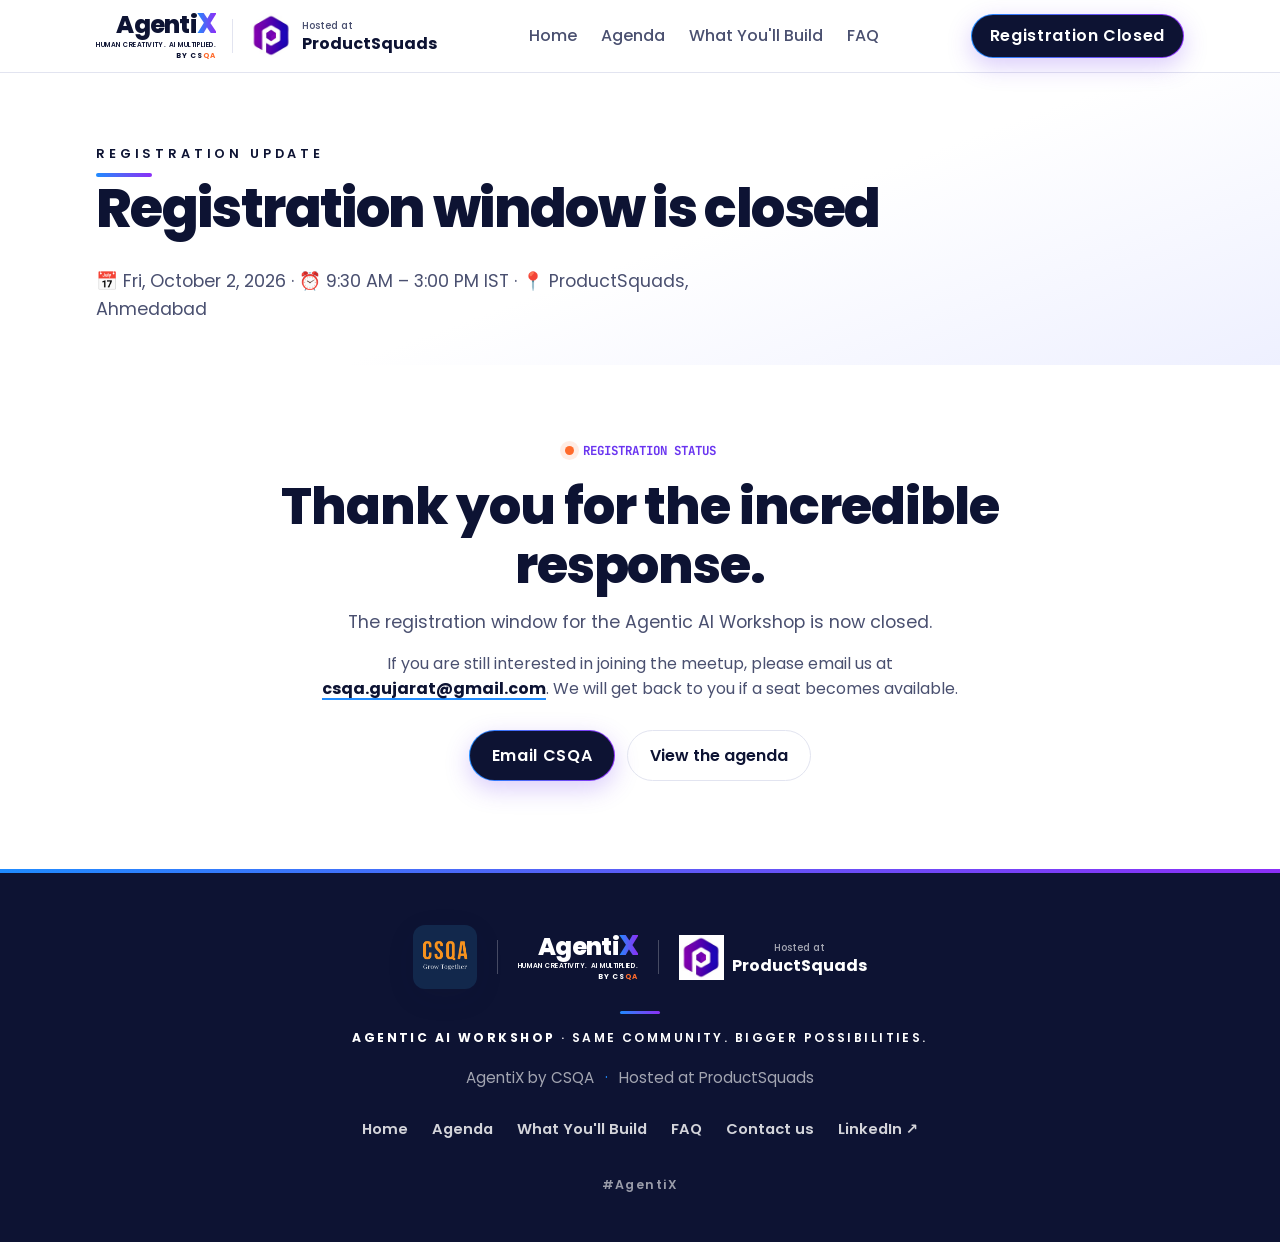
<file: register.html>
<!doctype html>
<html lang="en">
<head>
<meta charset="utf-8">
<meta name="viewport" content="width=device-width, initial-scale=1">
<title>Express Interest · Agentic AI Workshop · AgentiX</title>
<meta name="description" content="Express your interest in the half-day AI Agent workshop. CSQA reviews every submission before inviting selected participants to register.">
<meta property="og:type" content="website">
<meta property="og:title" content="Express Interest · Agentic AI Workshop · AgentiX">
<meta property="og:description" content="Express your interest in the half-day AI Agent workshop. CSQA reviews every submission before inviting selected participants to register.">
<meta property="og:image" content="https://YOUR-DOMAIN/og-image.png">
<meta property="og:url" content="https://YOUR-DOMAIN/register.html">
<meta name="twitter:card" content="summary_large_image">
<link rel="icon" type="image/png" href="assets/logos/CSQA.png">
<link rel="preconnect" href="https://fonts.googleapis.com">
<link href="https://fonts.googleapis.com/css2?family=Poppins:wght@400;500;600;700;800;900&family=Caveat:wght@600;700&family=JetBrains+Mono:wght@500&display=swap" rel="stylesheet">
<link rel="stylesheet" href="assets/styles.css">
</head>
<body data-page="register">
<div id="nav"></div>

<header class="page-head"><div class="wrap">
  <div data-registration-open>
    <div class="eyebrow">Expression of interest</div>
    <h1>Express your interest</h1>
    <p class="lead">📅 <span data-cfg="dateLabel"></span> · ⏰ <span data-cfg="timeLabel"></span> · 📍 <span data-cfg="venue"></span><br>Seats are limited. The CSQA Team reviews every submission before inviting selected participants to register.</p>
  </div>
  <div data-registration-closed hidden>
    <div class="eyebrow">Registration update</div>
    <h1>Registration window is closed</h1>
    <p class="lead">📅 <span data-cfg="dateLabel"></span> · ⏰ <span data-cfg="timeLabel"></span> · 📍 <span data-cfg="venue"></span></p>
  </div>
</div></header>

<section style="padding-top:24px" data-registration-open><div class="wrap">
  <div class="eyebrow">How it works</div>
  <div class="grid">
    <div class="card"><div class="ic">📝</div><h3>1. Express interest</h3><p>Share your details and profile. Submitting this form does not secure a seat.</p></div>
    <div class="card"><div class="ic">🔍</div><h3>2. CSQA reviews</h3><p>The CSQA Team reviews submissions based on participant profiles and available seats.</p></div>
    <div class="card"><div class="ic">💳</div><h3>3. If invited, pay <span data-cfg="fee">₹249</span></h3><p>Selected participants receive an invitation and payment link by email.</p></div>
    <div class="card"><div class="ic">🎟️</div><h3>4. Registration confirmed</h3><p>After payment, you receive your ticket and workshop setup details.</p></div>
  </div>
  <div class="card" style="margin-top:32px">
    <form id="regForm" novalidate>
      <div class="field"><label class="l" for="name">Full name *</label><input id="name" name="name" required autocomplete="name"><span class="err"></span></div>
      <div class="field"><label class="l" for="email">Personal email *</label><input id="email" name="email" type="email" required autocomplete="email"><span class="err"></span></div>
      <div class="field"><label class="l" for="phone">Phone number *</label><input id="phone" name="phone" type="tel" required autocomplete="tel" inputmode="tel"><span class="err"></span></div>
      <div class="field"><label class="l" for="company">Company *</label><input id="company" name="company" required autocomplete="organization"><span class="err"></span></div>
      <div class="field"><label class="l" for="role">Role *</label><select id="role" name="role" required><option value="">Select…</option><option>Developer</option><option>QA</option><option>PM / BA</option><option>Tech Lead</option><option>Other</option></select><span class="err"></span></div>
      <div class="field"><label class="l" for="exp">Experience with AI tools</label><select id="exp" name="experience"><option>Beginner</option><option>Intermediate</option><option>Advanced</option></select><span class="err"></span></div>
      <div class="field"><label class="l" for="linkedin">LinkedIn profile URL</label><input id="linkedin" name="linkedin" type="url" placeholder="https://linkedin.com/in/…"><span class="err"></span></div>
      <div class="field"><label class="l" for="aiToolAccess">Which AI tool do you personally have access to and can use during the workshop? *</label><input id="aiToolAccess" name="aiToolAccess" required placeholder="Enter the AI tool you can use"><span class="err"></span></div>
      <fieldset class="field full">
        <legend class="l">Have you ever created your own AI workflow, automation, or AI agent? *</legend>
        <div class="radio-group">
          <label class="radio-option"><input type="radio" name="aiBuilt" value="Yes" required><span>Yes</span></label>
          <label class="radio-option"><input type="radio" name="aiBuilt" value="No" required><span>No</span></label>
          <label class="radio-option"><input type="radio" name="aiBuilt" value="I'm learning" required><span>I'm learning</span></label>
        </div>
        <span class="err"></span>
      </fieldset>
      <div class="field full"><label class="check"><input type="checkbox" id="consent" name="consent" required> <span>I understand that submitting my interest does not secure a seat. If invited, I will pay the registration fee to confirm my registration. I agree to be contacted about this workshop. *</span></label><span class="err"></span></div>
      <div class="field full form-submit"><button class="btn btn-primary" type="submit" id="submitBtn">Submit interest →</button></div>
    </form>
    <div class="success" id="success" role="status">
      <div style="font-size:3rem">🎉</div><h3>Interest received!</h3>
      <p class="lead" style="margin:0 auto 20px">The CSQA Team will review your profile. If selected, you will receive an invitation with payment instructions.</p>
      <div class="cta" style="justify-content:center"><a class="btn btn-ghost" href="index.html">Back to event details</a></div>
    </div>
  </div>
</div></section>

<section class="registration-closed-section" data-registration-closed hidden><div class="wrap registration-closed">
  <div class="registration-status"><span aria-hidden="true"></span> Registration status</div>
  <h2>Thank you for the incredible response.</h2>
  <p class="lead">The registration window for the Agentic AI Workshop is now closed.</p>
  <p>If you are still interested in joining the meetup, please email us at <a data-mail>csqa.gujarat@gmail.com</a>. We will get back to you if a seat becomes available.</p>
  <div class="cta"><a class="btn btn-primary" data-mail>Email CSQA</a><a class="btn btn-ghost" href="agenda.html">View the agenda</a></div>
</div></section>

<div id="footer"></div>
<script src="assets/config.js"></script>
<script src="assets/site.js"></script>
</body>
</html>
</file>
<file: assets/styles.css>
:root{
  --bg:#ffffff; --bg-alt:#f5f6fb; --card:#ffffff; --text:#12131a; --muted:#5a5f73; --border:#e3e5ee;
  --primary:#5b47ff; --primary-ink:#ffffff; --accent:#00b894; --accent-2:#ff7a45; --accent-3:#f5b400; --accent-4:#1f8bff; --accent-5:#f5b400;
  --shadow:0 8px 30px rgba(20,20,60,.08);
}
*{box-sizing:border-box} html{scroll-behavior:smooth} body{margin:0;background:var(--bg);color:var(--text);font:16px/1.6 Inter,system-ui,sans-serif;overflow-x:hidden}
a{color:var(--primary)} h1,h2,h3{line-height:1.15;margin:0 0 .5em} h2{font-size:clamp(1.8rem,4vw,2.6rem);font-weight:800;letter-spacing:-.02em}
.wrap{max-width:1120px;margin:0 auto;padding:0 16px} section{padding:88px 0} .alt{background:var(--bg-alt)}
.eyebrow{font:500 .8rem 'JetBrains Mono',monospace;color:var(--primary);text-transform:uppercase;letter-spacing:.12em}
.lead{color:var(--muted);font-size:1.1rem;max-width:680px}
.agenda-meta{max-width:none}
.nowrap{white-space:nowrap}
.btn{display:inline-flex;align-items:center;gap:8px;padding:12px 22px;border-radius:999px;font-weight:600;text-decoration:none;border:1px solid transparent;cursor:pointer;font-size:1rem;transition:transform .15s,box-shadow .15s}
.btn:hover{transform:translateY(-1px)} .btn-primary{background:var(--primary);color:var(--primary-ink);box-shadow:0 6px 20px color-mix(in srgb,var(--primary) 35%,transparent)}
.btn-ghost{border-color:var(--border);color:var(--text);background:transparent}
:focus-visible{outline:3px solid var(--accent);outline-offset:2px}
/* nav */
nav{position:sticky;top:0;z-index:50;background:color-mix(in srgb,var(--bg) 85%,transparent);backdrop-filter:blur(10px);border-bottom:1px solid var(--border)}
nav .wrap{display:flex;align-items:center;justify-content:space-between;height:64px;gap:16px}
.logo{font-weight:800;text-decoration:none;color:var(--text);white-space:nowrap} .logo span{color:var(--primary)}
.links{display:flex;gap:24px} .links a{color:var(--muted);text-decoration:none;font-weight:500} .links a:hover{color:var(--text)}
nav .btn{padding:8px 18px}
@media(max-width:900px){.links{display:none}}
/* hero */
.hero{position:relative;padding:96px 0 80px;overflow:hidden}
.hero-grid{display:grid;grid-template-columns:1.15fr .85fr;gap:40px;align-items:center}
.hero h1{font-size:clamp(2.4rem,6vw,4.2rem);font-weight:800;letter-spacing:-.03em}
.grad{background:linear-gradient(90deg,var(--primary),var(--accent));-webkit-background-clip:text;background-clip:text;color:transparent}
.chips{display:flex;flex-wrap:wrap;gap:8px;margin:20px 0 28px} .chip{padding:6px 12px;border:1px solid var(--border);border-radius:999px;font-size:.9rem;background:var(--card)}
.cta{display:flex;flex-wrap:wrap;gap:12px}
.countdown{display:flex;gap:10px;margin-top:28px} .countdown div{background:var(--card);border:1px solid var(--border);border-radius:12px;padding:8px 12px;text-align:center;min-width:64px}
.countdown b{display:block;font-size:1.4rem} .countdown small{color:var(--muted);font-size:.72rem;text-transform:uppercase}
.flow svg{width:100%;height:auto} .flow .edge{stroke:var(--border);stroke-width:2;fill:none}
.flow .pulse{stroke:var(--primary);stroke-width:3;fill:none;stroke-dasharray:10 190;animation:dash 2.4s linear infinite}
@keyframes dash{to{stroke-dashoffset:-200}}
.flow rect{fill:var(--card);stroke:var(--border)} .flow text{fill:var(--text);font:600 14px Inter} .flow .sub{fill:var(--muted);font:500 11px 'JetBrains Mono'}
@media(max-width:860px){.hero-grid{grid-template-columns:1fr}.hero{padding-top:56px}}
/* cards */
.grid{display:grid;gap:20px;grid-template-columns:repeat(auto-fit,minmax(240px,1fr));margin-top:40px}
.card{background:var(--card);border:1px solid var(--border);border-radius:18px;padding:24px;box-shadow:var(--shadow)}
.card .ic{font-size:1.8rem;margin-bottom:10px} .card p{color:var(--muted);margin:0}
/* agenda */
.timeline{margin-top:40px;position:relative;padding-left:28px;border-left:2px dashed var(--border)}
.tl-item{position:relative;margin-bottom:28px;background:var(--card);border:1px solid var(--border);border-radius:16px;padding:20px 22px}
.tl-item::before{content:"";position:absolute;left:-38px;top:24px;width:16px;height:16px;border-radius:50%;background:var(--c);box-shadow:0 0 0 4px var(--bg)}
.alt .tl-item::before{box-shadow:0 0 0 4px var(--bg-alt)}
.tl-head{display:flex;flex-wrap:wrap;justify-content:space-between;gap:8px;align-items:baseline}
.tl-time{font:500 .85rem 'JetBrains Mono',monospace;color:var(--muted)} .dur{font-weight:600;color:var(--c)} .tl-item p{margin:.3em 0 0;color:var(--muted)}
.bar{display:flex;height:14px;border-radius:999px;overflow:hidden;margin-top:12px} .bar span{display:block}
.legend{display:flex;flex-wrap:wrap;gap:14px;font-size:.85rem;color:var(--muted);margin-top:10px} .legend i{display:inline-block;width:10px;height:10px;border-radius:3px;margin-right:6px}
/* build */
.agent-map{display:grid;grid-template-columns:minmax(150px,.8fr) 36px minmax(500px,2.8fr) 36px minmax(150px,.8fr);gap:10px;align-items:stretch;margin:40px 0 8px}
.arch-node,.agent-shell{border:1px solid var(--border);border-radius:8px}
.arch-node{position:relative;display:flex;min-height:210px;flex-direction:column;justify-content:center;padding:24px 20px;background:#fff;box-shadow:var(--shadow);overflow:hidden}
.arch-node::before{content:"";position:absolute;inset:0 0 auto;height:5px;background:var(--tone)}
.arch-node h3,.agent-component h3{margin:8px 0 5px;font-size:1.08rem;color:var(--navy)}
.arch-node p,.agent-component p{margin:0;color:var(--muted);font-size:.88rem;line-height:1.55}
.arch-tag{font:700 .68rem/1 Poppins,sans-serif;letter-spacing:.14em;text-transform:uppercase;color:var(--tone)}
.arch-symbol{display:grid;place-items:center;width:38px;height:38px;margin-top:16px;border:1px solid color-mix(in srgb,var(--tone) 32%,white);border-radius:50%;background:color-mix(in srgb,var(--tone) 10%,white);color:var(--tone);font-weight:800;font-size:1.2rem}
.arch-input{--tone:var(--blue)}
.arch-output{--tone:var(--accent)}
.arch-link{display:flex;align-items:center;justify-content:center;color:var(--primary)}
.arch-link span{font-size:1.6rem;line-height:1}
.agent-shell{padding:16px;background:linear-gradient(145deg,#f5f7ff,#eff1fb);border-color:#cfd4e7}
.agent-shell-head{display:flex;align-items:baseline;gap:12px;padding:2px 4px 14px}
.agent-shell-head strong{font-size:1.1rem;color:var(--navy)}
.agent-shell-head span{font-size:.78rem;color:var(--muted)}
.agent-pipeline{display:grid;grid-template-columns:1fr 24px 1fr 24px 1fr;align-items:stretch}
.agent-component{display:flex;min-height:164px;flex-direction:column;justify-content:center;padding:18px 16px;border:1px solid var(--border);border-left:4px solid var(--tone);border-radius:6px;background:#fff}
.comp-reasoning{--tone:var(--purple)}
.comp-skills{--tone:var(--accent-5)}
.comp-tools{--tone:var(--accent)}
.agent-link-inner span{font-size:1.15rem}
@media(max-width:960px){
  .agent-map{grid-template-columns:1fr;margin-top:32px}
  .agent-map>.arch-link{min-height:30px;transform:rotate(90deg)}
}
@media(max-width:640px){
  .agent-shell-head{display:block}.agent-shell-head span{display:block;margin-top:3px}
  .agent-pipeline{grid-template-columns:1fr}
  .agent-link-inner{min-height:28px;transform:rotate(90deg)}
  .arch-node,.agent-component{min-height:0}
}
.io{margin-top:14px;font:500 .8rem/1.5 'JetBrains Mono',monospace;background:var(--bg-alt);border-radius:10px;padding:10px 12px;color:var(--text)}
.io em{color:var(--accent);font-style:normal}
.note{font-size:.9rem;color:var(--muted);margin-top:20px}
/* two col */
.two{display:grid;grid-template-columns:1fr 1fr;gap:20px;margin-top:40px} @media(max-width:760px){.two{grid-template-columns:1fr}}
ul.clean{list-style:none;padding:0;margin:0} ul.clean li{padding:6px 0;color:var(--muted)} ul.clean label{cursor:pointer}
/* form */
form{display:grid;grid-template-columns:1fr 1fr;gap:16px;margin-top:32px}
.field{display:flex;flex-direction:column;gap:6px} .field.full{grid-column:1/-1}
.field:not(.full){display:grid;grid-template-rows:1fr auto auto;align-self:stretch}
fieldset.field{min-width:0;margin:0;padding:0;border:0}
label.l,legend.l{font-weight:600;font-size:.92rem}
input,select{font:inherit;color:var(--text);background:var(--bg);border:1px solid var(--border);border-radius:10px;padding:11px 12px;width:100%}
.err{color:#e5484d;font-size:.82rem;min-height:1em} .invalid{border-color:#e5484d}
.check{display:flex;gap:10px;align-items:flex-start} .check input{width:auto;margin-top:5px}
.radio-group{display:grid;gap:2px;margin-top:4px;padding-left:2px}
.radio-option{display:flex;align-items:center;gap:11px;min-height:42px;padding:8px 4px;border-bottom:1px solid var(--border);cursor:pointer;color:var(--text)}
.radio-option:last-child{border-bottom:0}
.radio-option input{width:18px;height:18px;margin:0;accent-color:var(--primary);flex:none}
.radio-option:has(input:checked){color:var(--navy);font-weight:600}
.field.has-error .radio-group{border-left:3px solid #e5484d;padding-left:10px}
.form-submit{align-items:flex-start}
.form-submit .btn{width:auto;min-width:210px;justify-content:center}
@media(max-width:640px){form{grid-template-columns:1fr}.form-submit .btn{width:100%}}
.success{display:none;text-align:center;padding:24px} .success.show{display:block}
.registration-closed-section{padding:72px 0 88px}
.registration-closed{max-width:820px;text-align:center}
.registration-status{display:inline-flex;align-items:center;gap:9px;margin-bottom:18px;font:700 .78rem 'JetBrains Mono',monospace;color:var(--primary);text-transform:uppercase}
.registration-status span{width:9px;height:9px;border-radius:50%;background:var(--orange);box-shadow:0 0 0 5px rgba(255,107,44,.12)}
.registration-closed h2{font-size:clamp(2rem,5vw,3.2rem);margin-bottom:14px}
.registration-closed p{max-width:690px;margin:0 auto 14px;color:var(--muted)}
.registration-closed p a{font-weight:700;color:var(--navy);text-decoration-color:var(--blue);text-decoration-thickness:2px;text-underline-offset:4px}
.registration-closed .cta{justify-content:center;margin-top:28px}
/* faq */
.faq-head .lead a{color:var(--navy);font-weight:700;text-decoration-color:var(--blue);text-decoration-thickness:2px;text-underline-offset:4px}
.faq-page{padding-top:40px}
.faq-layout{display:grid;grid-template-columns:220px minmax(0,1fr);gap:72px;align-items:start}
.faq-rail{position:sticky;top:104px}
.faq-nav{display:grid;margin-top:24px;border-left:1px solid var(--border)}
.faq-nav a{display:flex;align-items:center;gap:12px;padding:11px 16px;border-left:3px solid transparent;color:var(--muted);font-weight:600;text-decoration:none;transition:color .15s,border-color .15s,background .15s}
.faq-nav a:hover{border-left-color:var(--blue);background:#f5f7ff;color:var(--navy)}
.faq-nav span{font:600 .68rem 'JetBrains Mono',monospace;color:var(--primary)}
.faq-help{margin-top:32px;padding-top:24px;border-top:1px solid var(--border)}
.faq-help strong{color:var(--navy)}
.faq-help p{margin:7px 0 12px;color:var(--muted);font-size:.84rem;line-height:1.55}
.faq-help a{color:var(--navy);font-size:.86rem;font-weight:700;text-decoration:none}
.faq-main{min-width:0}
.faq-group{padding:0;scroll-margin-top:104px}
.faq-group+.faq-group{margin-top:64px;padding-top:56px;border-top:1px solid var(--border)}
.faq-group-head{display:grid;grid-template-columns:48px 1fr;gap:14px;align-items:start;margin-bottom:24px}
.faq-group-head>span{font:700 .78rem 'JetBrains Mono',monospace;color:var(--primary);padding-top:6px}
.faq-group-head .eyebrow{font-size:.7rem}
.faq-group-head h2{margin:10px 0 0;font-size:1.75rem}
.faq-page details{margin:0;border:0;border-top:1px solid var(--border);border-radius:0;background:transparent;padding:20px 0}
.faq-page details:last-child{border-bottom:1px solid var(--border)}
.faq-page summary{display:flex;align-items:center;justify-content:space-between;gap:24px;cursor:pointer;list-style:none;color:var(--navy);font-weight:700}
.faq-page summary::-webkit-details-marker{display:none}
.faq-page summary::after{content:"+";display:grid;place-items:center;width:30px;height:30px;flex:none;border:1px solid var(--border);border-radius:50%;color:var(--primary);font-size:1.15rem;line-height:1;transition:background .15s,color .15s,transform .15s}
.faq-page details[open] summary::after{content:"–";background:var(--navy);border-color:var(--navy);color:#fff}
.faq-page details[open] summary{color:var(--primary)}
.faq-page details p{max-width:760px;margin:10px 54px 0 0;color:var(--muted);line-height:1.7}
.faq-page details p a{color:var(--navy);font-weight:700;text-decoration-color:var(--blue);text-decoration-thickness:2px;text-underline-offset:3px}
@media(max-width:820px){
  .faq-layout{grid-template-columns:1fr;gap:44px}
  .faq-rail{position:static}
  .faq-nav{grid-template-columns:repeat(3,1fr);border-left:0;border-bottom:1px solid var(--border)}
  .faq-nav a{justify-content:center;padding:10px 8px;border-left:0;border-bottom:3px solid transparent;text-align:center}
  .faq-nav a:hover{border-bottom-color:var(--blue)}
  .faq-help{display:none}
}
@media(max-width:520px){
  .faq-nav{grid-template-columns:1fr}.faq-nav a{justify-content:flex-start;border-bottom:0;border-left:3px solid transparent}
  .faq-nav a:hover{border-left-color:var(--blue)}
  .faq-group-head{grid-template-columns:36px 1fr}
  .faq-page details p{margin-right:0}
}
footer{position:relative;border-top:0;padding:56px 0 48px;text-align:center;background:var(--navy);color:rgba(255,255,255,.72)}
footer::before{content:"";position:absolute;inset:0 0 auto;height:4px;background:var(--brand-grad)}
.reveal{opacity:0;transform:translateY(16px);transition:opacity .6s,transform .6s} .reveal.in{opacity:1;transform:none}
@media(prefers-reduced-motion:reduce){.reveal{opacity:1;transform:none;transition:none}.flow .pulse{animation:none}html{scroll-behavior:auto}}
.links a.active{color:var(--text);font-weight:600}
.page-head{padding:72px 0 24px} .page-head h1{font-size:clamp(2.2rem,5vw,3.4rem);font-weight:800;letter-spacing:-.03em}
.menu-btn{display:none;background:none;border:1px solid var(--border);border-radius:10px;color:var(--text);padding:6px 10px;font-size:1.1rem}
@media(max-width:900px){.menu-btn{display:block}.links.open{display:flex;position:absolute;top:72px;left:0;right:0;z-index:2;flex-direction:column;gap:0;background:var(--bg);border-bottom:1px solid var(--border);box-shadow:0 12px 24px rgba(13,19,51,.12);padding:8px 20px}.links.open a{padding:11px 0}}
.cta-band{text-align:center} .cta-band .cta{justify-content:center;margin-top:20px}
.card h3 a{color:inherit;text-decoration:none} .more{display:inline-block;margin-top:14px;font-weight:600;text-decoration:none}
.detail{display:grid;grid-template-columns:1fr 1fr;gap:16px;margin-top:14px} @media(max-width:640px){.detail{grid-template-columns:1fr}}
.detail h4{margin:0 0 4px;font-size:.8rem;text-transform:uppercase;letter-spacing:.08em;color:var(--primary)} .detail ul{margin:0;padding-left:18px;color:var(--muted)}
.usecase{margin-top:24px;scroll-margin-top:80px}

/* ===== AgentiX poster theme ===== */
:root{
  --bg:#ffffff; --bg-alt:#f4f5fb; --card:#ffffff; --text:#0d1333; --muted:#4a5070; --border:#e2e4f0;
  --navy:#0d1333; --blue:#1f8bff; --purple:#7b2ff7; --violet:#a855f7; --orange:#ff6b2c;
  --primary:#6a35f0; --primary-ink:#fff; --accent:#1f8bff; --accent-2:#ff6b2c; --accent-3:#a855f7; --accent-4:#00b894; --accent-5:#f5b400;
  --brand-grad:linear-gradient(90deg,#1f8bff 0%,#5b5cf6 50%,#8b2ff7 100%);
}
body{font-family:Poppins,Inter,system-ui,sans-serif}
h1,h2,h3{font-family:Poppins,sans-serif} h2{font-weight:800}
.eyebrow{font:600 .8rem Poppins,sans-serif;letter-spacing:.3em;color:var(--navy)}
.eyebrow::after{content:"";display:block;width:56px;height:4px;border-radius:4px;background:var(--brand-grad);margin-top:10px}
.grad{background:var(--brand-grad);-webkit-background-clip:text;background-clip:text;color:transparent}
.btn-primary{background:var(--navy);color:#fff;border:1.5px solid transparent;background-image:linear-gradient(var(--navy),var(--navy)),var(--brand-grad);background-origin:border-box;background-clip:padding-box,border-box;box-shadow:0 8px 24px rgba(106,53,240,.25);letter-spacing:.04em}
.btn-ghost{border-color:var(--border);color:var(--navy)}

/* logos (text lockups; swap for image files if you have them) */
.brandbar{display:flex;align-items:center;gap:16px;text-decoration:none;color:var(--navy)}
.brandbar .sep{width:1px;height:34px;background:var(--border)}
.lg-csqa{font:900 1.35rem/1 Poppins,sans-serif;color:var(--navy);letter-spacing:-.02em} .lg-csqa b{color:var(--orange)}
.lg-csqa small{display:block;font:500 .5rem/1.4 Poppins;letter-spacing:.02em;color:var(--navy)}
.lg-agentix{font:800 1.5rem/1 Poppins,sans-serif;color:var(--navy);letter-spacing:-.03em;text-align:right}
.lg-agentix i{font-style:normal;background:var(--brand-grad);-webkit-background-clip:text;background-clip:text;color:transparent;font-size:1.15em}
.lg-agentix small{display:block;font:600 .46rem/1.3 Poppins;letter-spacing:.14em;color:var(--navy);text-align:right}
.lg-ps{display:flex;align-items:center;gap:8px;font:700 1rem/1 Poppins,sans-serif;color:var(--navy)}
.lg-ps .hosted{display:block;font:500 .62rem Poppins;color:var(--muted);margin-bottom:3px}
.ps-mark{width:45px;height:45px;flex:none}
.meta-item .ps-mark{width:34px;height:34px}
.venue-mark{width:17px;height:19px;object-fit:contain;vertical-align:-4px;margin-right:5px}
@media(max-width:600px){.brandbar .hide-md{display:none}}
@media(max-width:1060px) and (min-width:901px){nav .links{gap:14px;font-size:.9rem}}
nav .wrap{height:72px}

/* hero, poster style */
.hero{background:#fff;padding:64px 0 72px}
.hero::before{content:"";position:absolute;inset:0 0 0 48%;background:
  linear-gradient(115deg,transparent 0 30%,rgba(123,47,247,.10) 30% 45%,transparent 45%),
  linear-gradient(135deg,rgba(31,139,255,.10),rgba(168,85,247,.16)),
  linear-gradient(160deg,#eef0ff,#dfe3f7);clip-path:polygon(18% 0,100% 0,100% 100%,0 100%);z-index:0}
.hero .wrap{position:relative;z-index:1}
.hero h1{font-size:clamp(2.8rem,7.5vw,5.4rem);font-weight:900;letter-spacing:-.035em;line-height:1;margin:.25em 0 .2em;color:var(--navy)}
.pillars{display:flex;gap:18px;font-size:1.25rem;color:var(--navy);margin-bottom:18px} .pillars span+span::before{content:"|";color:var(--purple);margin-right:18px}
.hero .lead{color:var(--navy);font-size:1.15rem}
.meta{display:flex;flex-wrap:wrap;gap:20px;align-items:center;margin:26px 0}
.meta-item{display:flex;gap:12px;align-items:center} .meta-item svg{width:34px;height:34px;flex:none}
.meta-item small{display:block;font-size:.7rem;letter-spacing:.12em;text-transform:uppercase;color:var(--muted)}
.meta-item b{font-size:1.2rem;color:var(--navy)} .meta-item b sup{font-size:.6em}
.meta .vr{width:1px;height:44px;background:var(--border)}
.tagline{margin-top:28px;font:600 .72rem/1.6 Poppins;letter-spacing:.2em;color:var(--navy);text-transform:uppercase}
.tagline::before{content:"";display:block;width:40px;height:3px;background:var(--brand-grad);margin-bottom:10px;border-radius:3px}

/* scene: whiteboard + laptop + mug */
.scene{position:relative;min-height:440px}
.board{position:absolute;right:0;top:0;width:62%;height:300px;background:#fff;border:6px solid #c9ccd8;border-radius:6px;box-shadow:var(--shadow);padding:18px 20px;transform:rotate(-2deg)}
.board p{margin:0;font:600 1.05rem/1.55 'Caveat','Comic Sans MS',cursive;color:#3a3f63;letter-spacing:.08em}
.note-s{position:absolute;padding:10px;font:700 .7rem/1.2 'Caveat',cursive;color:#1b1d3a;text-align:center;box-shadow:0 4px 10px rgba(0,0,0,.15);display:grid;place-items:center}
.n1{left:18px;bottom:40px;width:62px;height:56px;background:#9b8cff;transform:rotate(-5deg)}
.n2{left:92px;bottom:30px;width:62px;height:56px;background:#5aa8ff;transform:rotate(4deg)}
.n3{right:14px;bottom:-26px;width:70px;height:64px;background:#b774ff;transform:rotate(-6deg)}
.laptop{position:absolute;left:0;bottom:30px;width:74%}
.laptop .screen{background:linear-gradient(145deg,#0b1030,#1a1450);border:10px solid #22252f;border-bottom-width:14px;border-radius:14px 14px 0 0;aspect-ratio:16/10;padding:12% 10%;color:#fff;position:relative;overflow:hidden}
.laptop .screen::after{content:"";position:absolute;right:-30%;top:-20%;width:80%;height:140%;border:1px solid rgba(123,97,255,.35);border-radius:50%}
.laptop .screen h3{font-size:clamp(1.1rem,2.3vw,1.7rem);font-weight:700;margin:0;line-height:1.2}
.laptop .screen h3 span{background:var(--brand-grad);-webkit-background-clip:text;background-clip:text;color:transparent}
.laptop .screen hr{width:36px;height:3px;border:0;background:var(--brand-grad);margin:14px 0 0}
.laptop .base{height:14px;background:linear-gradient(#c6c9d3,#8e929e);border-radius:0 0 14px 14px;margin:0 -6%}
.mug{position:absolute;right:4%;bottom:34px;width:92px;height:112px;background:#15161c;border-radius:6px 6px 14px 14px;color:#fff;font:600 .58rem/1.5 Poppins;letter-spacing:.1em;padding:16px 10px}
.mug::after{content:"";position:absolute;right:-22px;top:26px;width:26px;height:44px;border:8px solid #15161c;border-left:0;border-radius:0 20px 20px 0}
.mug i{display:block;width:26px;height:2px;background:var(--brand-grad);margin-top:6px}
@media(max-width:860px){.hero::before{inset:auto 0 0 0;height:420px;clip-path:none}.scene{min-height:380px;margin-top:10px}}

/* footer */
footer .brandbar{justify-content:center;flex-wrap:wrap;margin-bottom:22px;color:#fff}
footer .brandbar .sep{background:rgba(255,255,255,.24)}
footer .lg-csqa,footer .lg-csqa small,footer .lg-agentix,footer .lg-agentix small,footer .lg-agentix em,footer .lg-ps{color:#fff}
footer .lg-ps .hosted{color:rgba(255,255,255,.62)}
footer .tagline{margin:0;font-size:.76rem;color:#fff;text-align:center}
footer .tagline::before{margin:0 auto 14px}
.footer-host{margin:18px 0 0;font-size:.95rem;color:rgba(255,255,255,.62)}
.footer-host span{margin:0 7px;color:var(--blue)}
.footer-links{display:flex;justify-content:center;align-items:center;flex-wrap:wrap;gap:8px 24px;margin:24px auto 0}
.footer-links a{padding:4px 0;border-bottom:2px solid transparent;color:rgba(255,255,255,.82);font-size:.92rem;font-weight:600;text-decoration:none;transition:color .15s,border-color .15s}
.footer-links a:hover{color:#fff;border-bottom-color:var(--blue)}
.footer-links a.active{color:#fff;border-bottom-color:var(--violet)}
.footer-actions{display:flex;justify-content:center;align-items:center;gap:20px;margin-top:28px}
.footer-hashtag{font:600 .78rem Poppins,sans-serif;letter-spacing:.12em;color:rgba(255,255,255,.58)}
footer .btn-primary{background:#fff;background-image:none;color:var(--navy);border-color:#fff;box-shadow:0 8px 24px rgba(0,0,0,.2)}
footer .btn-primary:hover{box-shadow:0 10px 28px rgba(31,139,255,.24)}
@media(max-width:640px){
  footer{padding:48px 0 40px}
  footer .brandbar{flex-direction:column;gap:14px}
  footer .brandbar .sep{width:44px;height:1px}
  .footer-links{gap:6px 18px}
  .footer-actions{flex-direction:column;gap:14px}
}
.page-head{background:linear-gradient(160deg,#fff 55%,#eef0ff)}
.lg-agentix{display:inline-flex;flex-direction:column;align-items:flex-end;white-space:nowrap}
.lg-agentix small{font-size:.42rem;letter-spacing:.08em;margin-top:3px}
.lg-agentix em{font:700 .45rem Poppins;font-style:normal;letter-spacing:.1em;color:var(--navy)} .lg-agentix em b{color:var(--orange)}
img.ps-mark{object-fit:contain}
.lg-csqa-img{width:64px;height:64px;border-radius:12px;object-fit:cover;box-shadow:var(--shadow)}
footer .brandbar{gap:20px;align-items:center}

/* responsive layout */
.cta-label-short{display:none}
img,svg{max-width:100%}
.grid>*,.two>*,form>*,.hero-grid>*,.faq-layout>*{min-width:0}
.btn{white-space:nowrap}
nav .btn{flex:none}

@media(max-width:900px){
  nav .wrap{gap:12px}
  .page-head{padding:56px 0 28px}
  section{padding:68px 0}
  .faq-layout{gap:36px}
}

@media(max-width:760px){
  .wrap{padding-left:20px;padding-right:20px}
  section{padding:56px 0}
  .page-head{padding:48px 0 24px}
  .page-head h1{font-size:2.35rem;line-height:1.08}
  .lead{font-size:1rem}
  .hero{padding:48px 0 56px}
  .hero h1{font-size:3.2rem}
  .hero .lead{font-size:1.05rem}
  .pillars{font-size:1.08rem;gap:12px}
  .pillars span+span::before{margin-right:12px}
  .meta{gap:16px}
  .grid{gap:16px;margin-top:30px}
  .card{padding:22px}
  .timeline{margin-top:30px}
  .faq-page{padding-top:32px}
  .faq-layout{gap:32px}
  .faq-rail{position:static}
  .agent-map{margin-top:28px}
  .usecase{margin-top:18px}
}

@media(max-width:600px){
  nav .wrap{padding-left:16px;padding-right:16px}
  .lg-agentix{font-size:1.35rem}
  .lg-agentix small{font-size:.36rem}
  .lg-agentix em{font-size:.39rem}
  .menu-btn{padding:6px 9px}
  .agenda-meta{line-height:1.8}
  .timeline{padding-left:20px}
  .tl-item{padding:18px}
  .tl-item::before{left:-31px}
  .tl-head{display:block}
  .tl-time{display:block;margin-top:5px;line-height:1.6}
  .legend{gap:8px 12px}
  .faq-page summary{padding:16px 0;gap:12px}
  .faq-page details p{margin-top:8px}
  .faq-group{padding-bottom:46px;margin-bottom:46px}
  .io{overflow-wrap:anywhere}
}

@media(max-width:520px){
  .wrap{padding-left:16px;padding-right:16px}
  .cta-label-full{display:none}
  .cta-label-short{display:inline}
  nav .btn{padding:8px 12px;font-size:.84rem}
  section{padding:48px 0}
  .page-head{padding:40px 0 22px}
  .page-head h1{font-size:2rem}
  .eyebrow{font-size:.72rem;letter-spacing:.22em}
  .hero{padding:42px 0 48px}
  .hero h1{font-size:2.7rem}
  .pillars{font-size:.96rem;gap:8px}
  .pillars span+span::before{margin-right:8px}
  .meta{display:grid;grid-template-columns:1fr;gap:14px;margin:22px 0}
  .meta .vr{display:none}
  .meta-item{gap:10px}
  .cta{display:grid;grid-template-columns:1fr;gap:10px}
  .cta .btn{width:100%;justify-content:center}
  .countdown{display:grid;grid-template-columns:repeat(3,1fr);gap:8px}
  .countdown div{min-width:0;padding:8px 6px}
  .tagline{font-size:.68rem}
  .scene{min-height:330px}
  .board{height:240px;width:68%;padding:14px}
  .board p{font-size:.9rem}
  .laptop{width:78%;bottom:24px}
  .mug{right:2%;bottom:28px;width:72px;height:92px;padding:12px 8px}
  .mug::after{right:-18px;width:20px;height:36px;border-width:6px}
  .n1,.n2{bottom:24px}
  .n3{display:none}
  .grid{grid-template-columns:1fr}
  .card{padding:20px}
  .faq-nav{margin-top:18px}
  .faq-group-head h2{font-size:1.6rem}
  .faq-page summary{font-size:.92rem}
  footer .tagline{font-size:.66rem;letter-spacing:.14em}
  .footer-host{font-size:.86rem}
  .footer-links{gap:4px 16px}
  .registration-closed-section{padding:48px 0 64px}
  .registration-closed h2{font-size:1.9rem}
  .registration-closed p{overflow-wrap:anywhere}
}

@media(max-width:380px){
  nav .wrap{padding-left:12px;padding-right:12px;gap:8px}
  nav .wrap>div{gap:6px!important}
  nav .btn{padding:8px 12px;font-size:.84rem}
  .cta-label-full{display:none}
  .cta-label-short{display:inline}
  .menu-btn{padding:5px 8px}
  .lg-agentix{font-size:1.2rem}
  .hero h1{font-size:2.35rem}
  .pillars{font-size:.88rem}
  .pillars span+span::before{margin-right:6px}
  .pillars{gap:6px}
}
</file>
